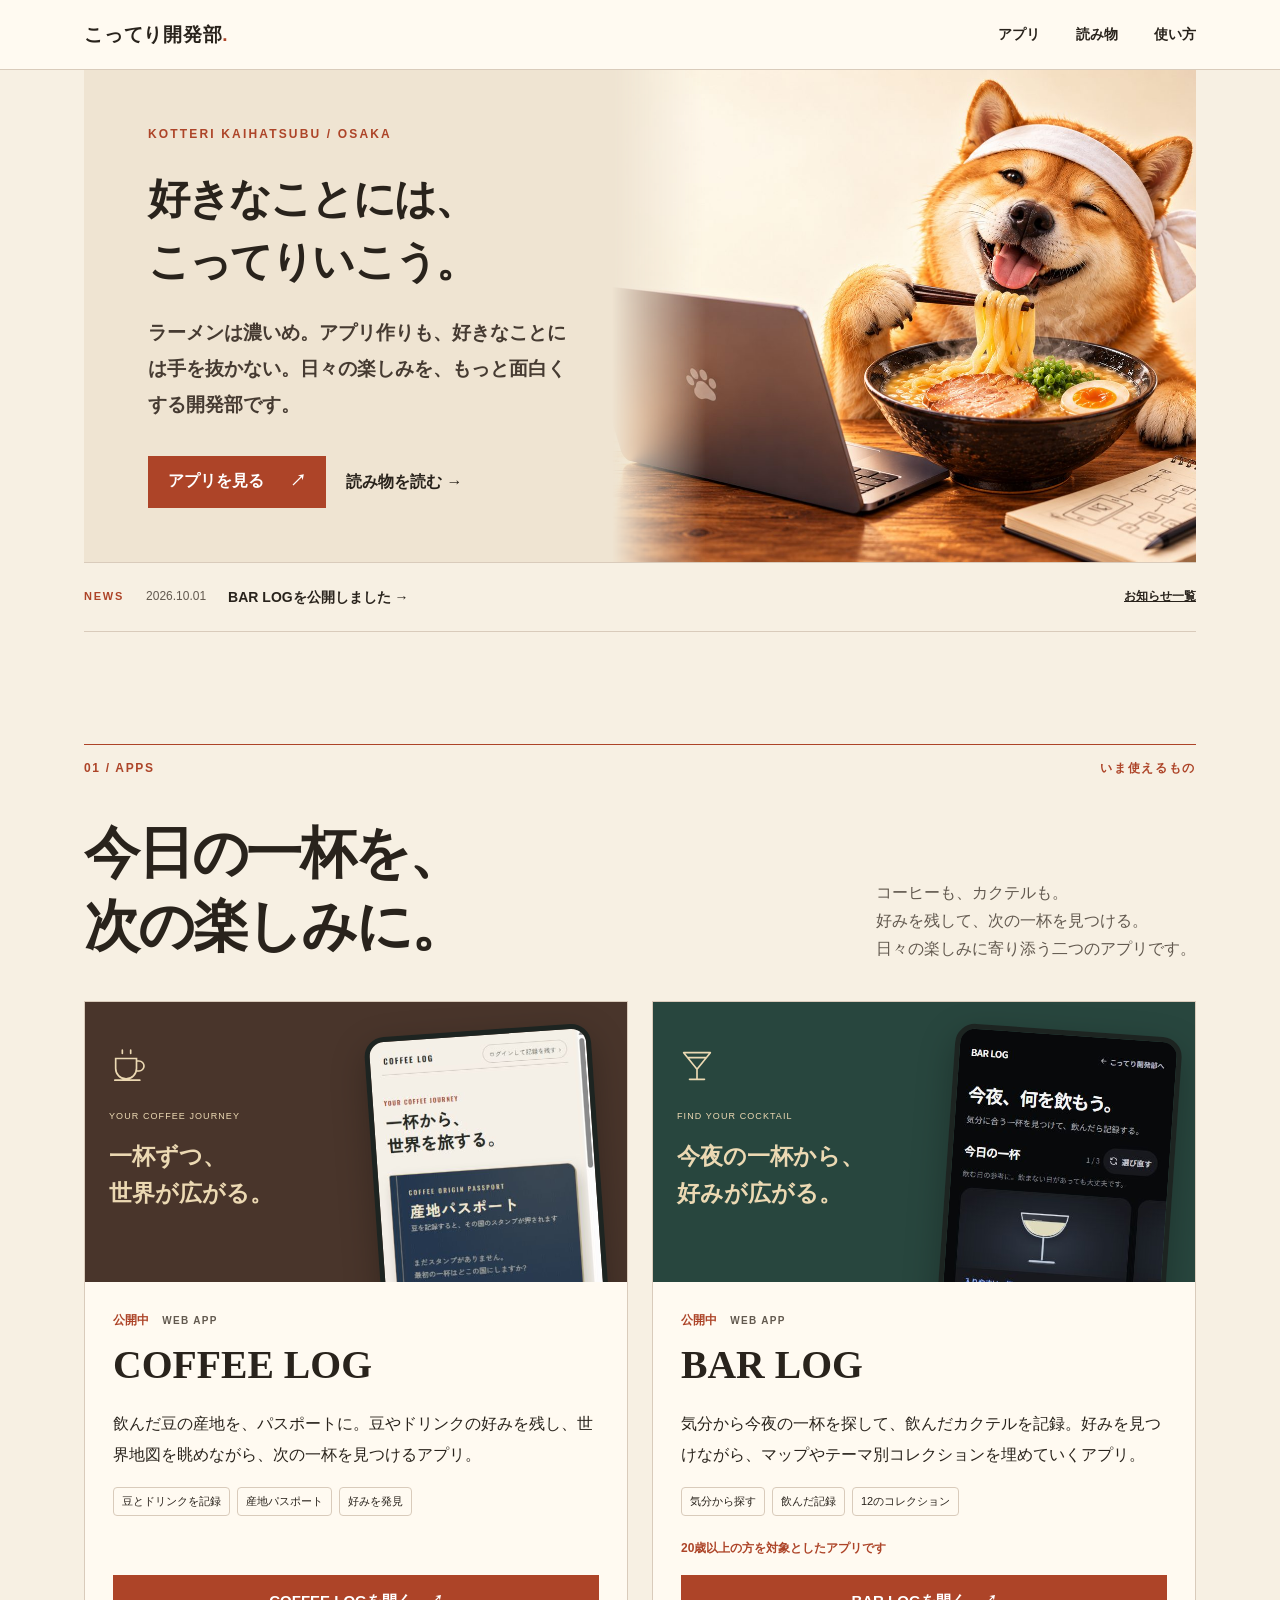
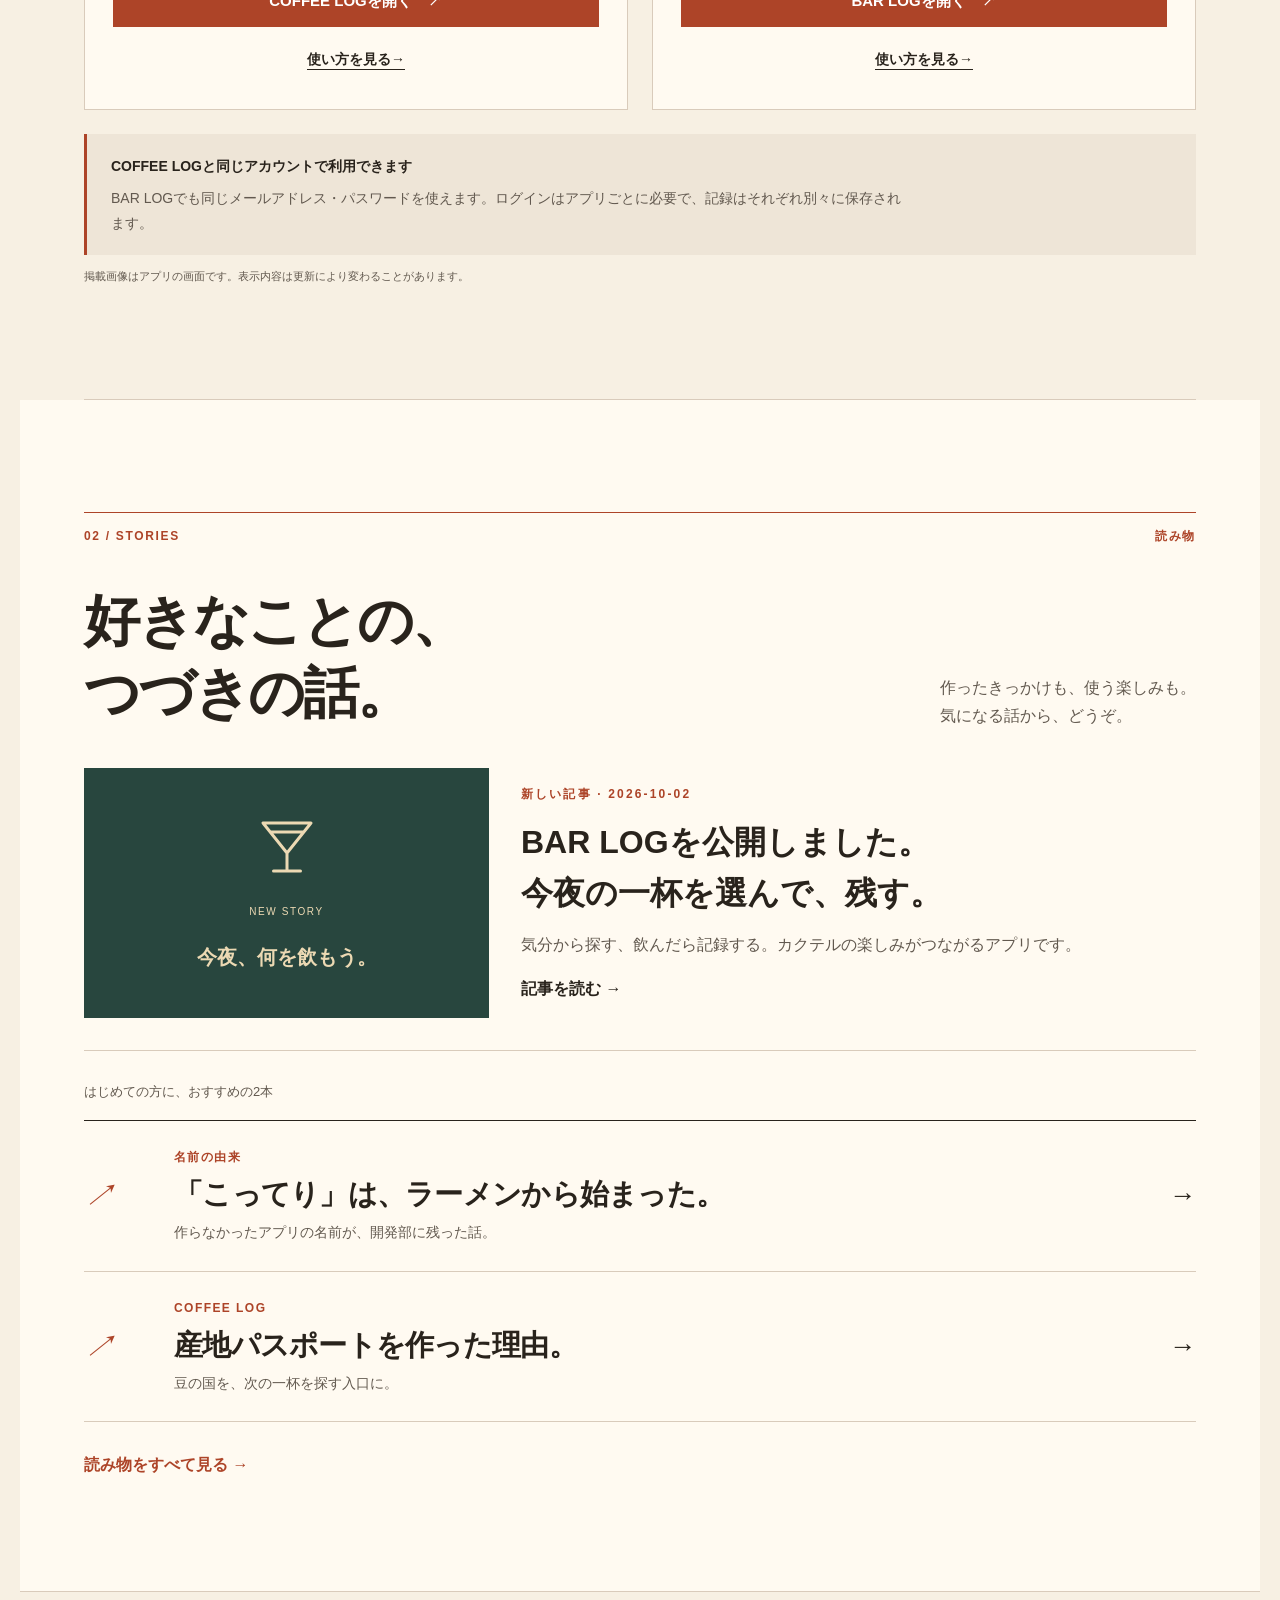
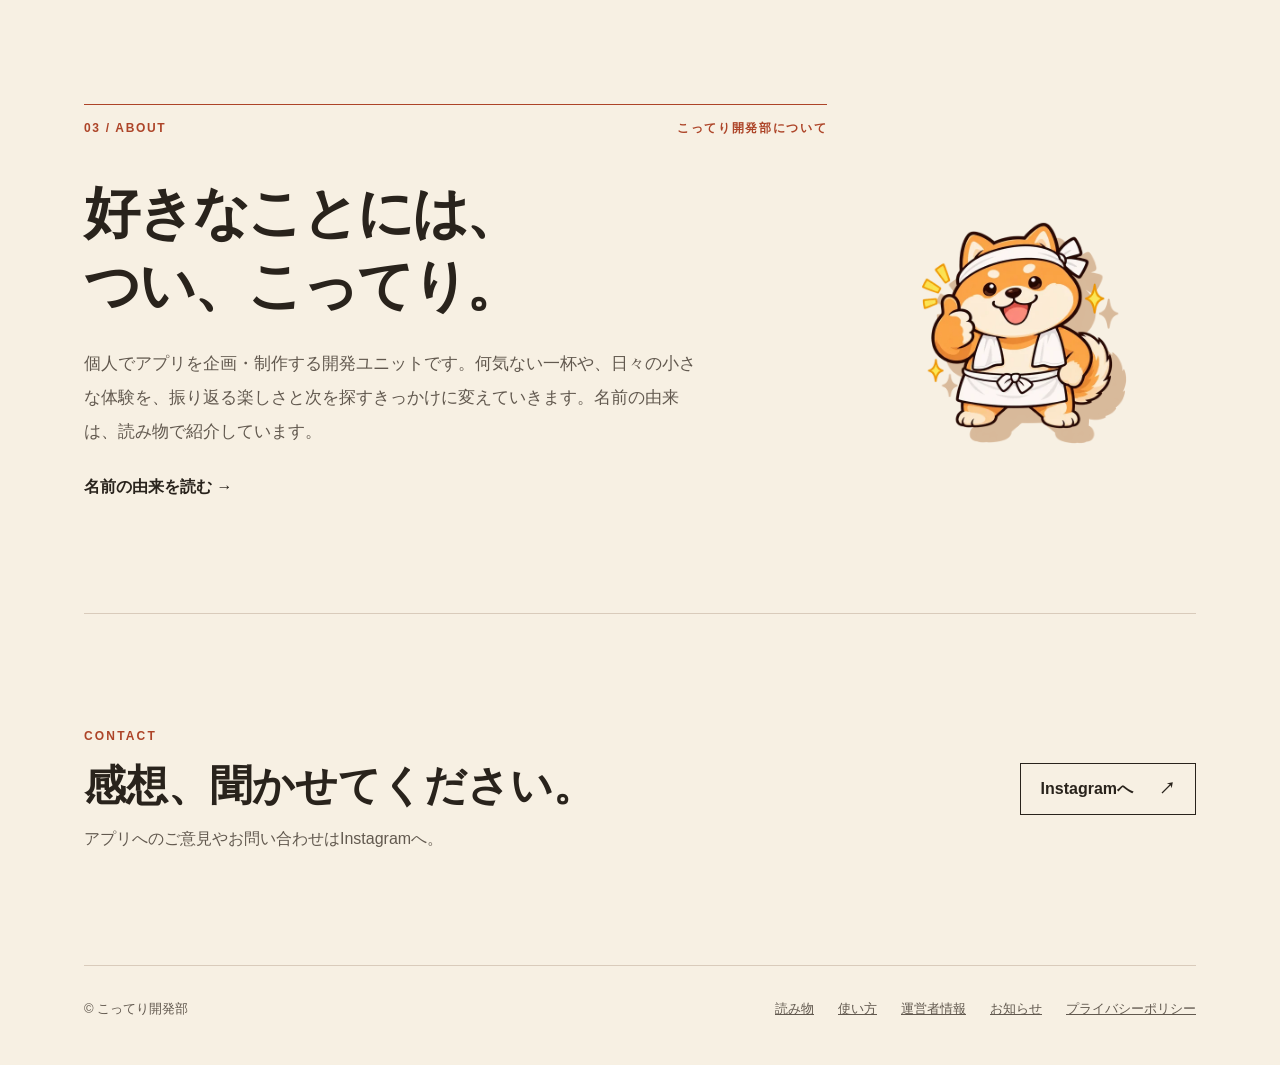
<file: index.html>
<!doctype html>
<html lang="ja"><head>
<meta charset="utf-8"><meta name="viewport" content="width=device-width, initial-scale=1">
<meta name="google-adsense-account" content="ca-pub-4960959858706803">
<meta name="description" content="こってり開発部は、個人で開発しているソフトウェア開発ユニットです。コーヒーの産地を集める「COFFEE LOG」と、カクテルを探して記録する「BAR LOG」を公開しています。">
<meta name="theme-color" content="#f7f0e3"><link rel="canonical" href="https://kotteri-apps.com/">
<link rel="icon" href="/favicon.svg" type="image/svg+xml"><link rel="icon" href="/favicon.ico" sizes="any"><link rel="apple-touch-icon" href="/apple-touch-icon.png">
<meta property="og:type" content="website"><meta property="og:site_name" content="こってり開発部"><meta property="og:title" content="こってり開発部"><meta property="og:description" content="こってり開発部は、個人で開発しているソフトウェア開発ユニットです。コーヒーの産地を集める「COFFEE LOG」と、カクテルを探して記録する「BAR LOG」を公開しています。"><meta property="og:image" content="https://kotteri-apps.com/og.jpg"><meta property="og:url" content="https://kotteri-apps.com/"><meta name="twitter:card" content="summary_large_image">
<title>こってり開発部 | 日々の楽しみを、続けたくなる形に。</title><link rel="stylesheet" href="/site.css">

<link rel="stylesheet" href="/refresh.css">
<script src="/ads.js" defer></script>
</head>
<body>
<header><div class="header-inner"><a class="wordmark" href="/">こってり開発部<span class="wordmark-dot">.</span></a><nav aria-label="主なリンク"><a href="/#apps">アプリ</a><a href="/stories.html">読み物</a><a href="/guides.html">使い方</a></nav></div></header>
<main>
<section class="hero" aria-labelledby="hero-title"><div class="hero-copy"><p class="eyebrow">KOTTERI KAIHATSUBU / OSAKA</p><h1 id="hero-title"><span>好きなことには、</span><span>こってりいこう。</span></h1><p class="hero-lead">ラーメンは濃いめ。アプリ作りも、好きなことには手を抜かない。日々の楽しみを、もっと面白くする開発部です。</p><div class="hero-actions"><a class="button button-primary" href="#apps">アプリを見る <span aria-hidden="true">↗</span></a><a class="text-link" href="/stories.html">読み物を読む <span aria-hidden="true">→</span></a></div></div><img class="hero-photo" src="/hero-shiba-ramen.jpg" width="1448" height="1086" alt="ラーメンとパソコンを前にした柴犬" fetchpriority="high" decoding="async"></section>
<aside class="latest-news"><span>NEWS</span><time datetime="2026-10-01">2026.10.01</time><a href="/bar-log-launch.html">BAR LOGを公開しました <span aria-hidden="true">→</span></a><a class="all-news" href="/updates.html">お知らせ一覧</a></aside>
<section class="app-section" id="apps"><div class="section-kicker"><span>01 / APPS</span><span>いま使えるもの</span></div><div class="section-title"><h2><span>今日の一杯を、</span><span>次の楽しみに。</span></h2><p>コーヒーも、カクテルも。<br>好みを残して、次の一杯を見つける。<br>日々の楽しみに寄り添う二つのアプリです。</p></div><div class="products"><article class="product-card coffee-card" aria-labelledby="coffee-title"><div class="product-visual"><div class="product-caption"><svg viewBox="0 0 48 48" width="40" height="40" fill="none" aria-hidden="true"><path d="M8 15h25v12a12 12 0 0 1-25 0V15Zm25 3h3a6 6 0 0 1 0 12h-3M7 41h30M16 5v4m10-4v4" stroke="currentColor" stroke-width="2" stroke-linecap="round"/></svg><span>YOUR COFFEE JOURNEY</span><strong>一杯ずつ、<br>世界が広がる。</strong></div><img src="/coffee-screen.png" width="375" height="590" alt="COFFEE LOGの産地パスポートの画面" loading="lazy"></div><div class="product-body"><p class="availability">公開中 <span>WEB APP</span></p><h3 id="coffee-title">COFFEE LOG</h3><p class="product-description">飲んだ豆の産地を、パスポートに。豆やドリンクの好みを残し、世界地図を眺めながら、次の一杯を見つけるアプリ。</p><ul class="feature-tags"><li>豆とドリンクを記録</li><li>産地パスポート</li><li>好みを発見</li></ul><div class="product-actions"><a class="button button-primary" href="https://coffee.kotteri-apps.com/">COFFEE LOGを開く <span aria-hidden="true">↗</span></a><a class="guide-link" href="/coffee-log-guide.html">使い方を見る <span aria-hidden="true">→</span></a></div></div></article><article class="product-card bar-card" aria-labelledby="bar-title"><div class="product-visual"><div class="product-caption"><svg viewBox="0 0 48 48" width="40" height="40" fill="none" aria-hidden="true"><path d="M8 8h32L24 28 8 8Zm16 20v12m-9 0h18M13 14h22" stroke="currentColor" stroke-width="2" stroke-linejoin="round" stroke-linecap="round"/></svg><span>FIND YOUR COCKTAIL</span><strong>今夜の一杯から、<br>好みが広がる。</strong></div><img src="/bar-screen.png" width="375" height="590" alt="BAR LOGの今日の一杯の画面" loading="lazy"></div><div class="product-body"><p class="availability">公開中 <span>WEB APP</span></p><h3 id="bar-title">BAR LOG</h3><p class="product-description">気分から今夜の一杯を探して、飲んだカクテルを記録。好みを見つけながら、マップやテーマ別コレクションを埋めていくアプリ。</p><ul class="feature-tags"><li>気分から探す</li><li>飲んだ記録</li><li>12のコレクション</li></ul><p class="age-note">20歳以上の方を対象としたアプリです</p><div class="product-actions"><a class="button button-primary" href="https://bar.kotteri-apps.com/">BAR LOGを開く <span aria-hidden="true">↗</span></a><a class="guide-link" href="/bar-log-guide.html">使い方を見る <span aria-hidden="true">→</span></a></div></div></article></div><aside class="account-note"><strong>COFFEE LOGと同じアカウントで利用できます</strong><p>BAR LOGでも同じメールアドレス・パスワードを使えます。ログインはアプリごとに必要で、記録はそれぞれ別々に保存されます。</p></aside><p class="screen-note">掲載画像はアプリの画面です。表示内容は更新により変わることがあります。</p><div class="ad-slot" data-ad-placement="index-below-apps"></div>
</section>
<section class="stories-section" id="stories"><div class="section-kicker"><span>02 / STORIES</span><span>読み物</span></div><div class="section-title"><h2><span>好きなことの、</span><span>つづきの話。</span></h2><p>作ったきっかけも、使う楽しみも。<br>気になる話から、どうぞ。</p></div><div class="featured-story"><div class="story-art"><svg viewBox="0 0 48 48" width="40" height="40" fill="none" aria-hidden="true"><path d="M8 8h32L24 28 8 8Zm16 20v12m-9 0h18M13 14h22" stroke="currentColor" stroke-width="2" stroke-linejoin="round" stroke-linecap="round"/></svg><span>NEW STORY</span><strong>今夜、何を飲もう。</strong></div><div><p class="eyebrow">新しい記事 · 2026-10-02</p><h3><a href="/bar-log-launch.html">BAR LOGを公開しました。今夜の一杯を選んで、残す。</a></h3><p>気分から探す、飲んだら記録する。カクテルの楽しみがつながるアプリです。</p><a class="text-link" href="/bar-log-launch.html">記事を読む →</a></div></div><p class="recommend-label">はじめての方に、おすすめの2本</p><div class="story-list"><a class="story-item" href="/about-kotteri.html"><span class="story-num">↗</span><span class="story-copy"><span class="story-type">名前の由来</span><strong>「こってり」は、ラーメンから始まった。</strong><span>作らなかったアプリの名前が、開発部に残った話。</span></span><span class="story-arrow" aria-hidden="true">→</span></a><a class="story-item" href="/passport.html"><span class="story-num">↗</span><span class="story-copy"><span class="story-type">COFFEE LOG</span><strong>産地パスポートを作った理由。</strong><span>豆の国を、次の一杯を探す入口に。</span></span><span class="story-arrow" aria-hidden="true">→</span></a></div><a class="more-link" href="/stories.html">読み物をすべて見る →</a></section>
<section class="about" id="about"><div class="about-copy"><div class="section-kicker"><span>03 / ABOUT</span><span>こってり開発部について</span></div><h2>好きなことには、<br>つい、こってり。</h2><p>個人でアプリを企画・制作する開発ユニットです。何気ない一杯や、日々の小さな体験を、振り返る楽しさと次を探すきっかけに変えていきます。名前の由来は、読み物で紹介しています。</p><a class="text-link" href="/about-kotteri.html">名前の由来を読む <span aria-hidden="true">→</span></a></div><div class="about-art"><picture><source type="image/webp" srcset="/thumbs-up-dog-600.webp"><img src="/thumbs-up-dog-600.png" alt="親指を立てるデフォルメされた柴犬" width="600" height="600" loading="lazy" decoding="async"></picture></div></section>
<section class="contact"><div><p class="eyebrow">CONTACT</p><h2>感想、聞かせてください。</h2><p>アプリへのご意見やお問い合わせはInstagramへ。</p></div><a class="button button-outline" href="https://www.instagram.com/kotteri_kaihatsubu/" target="_blank" rel="noopener noreferrer">Instagramへ <span aria-hidden="true">↗</span></a></section>
</main>
<footer><span>© こってり開発部</span><div><a href="/stories.html">読み物</a><a href="/guides.html">使い方</a><a href="/operator.html">運営者情報</a><a href="/updates.html">お知らせ</a><a href="/privacy.html">プライバシーポリシー</a></div></footer>


</body></html>
</file>
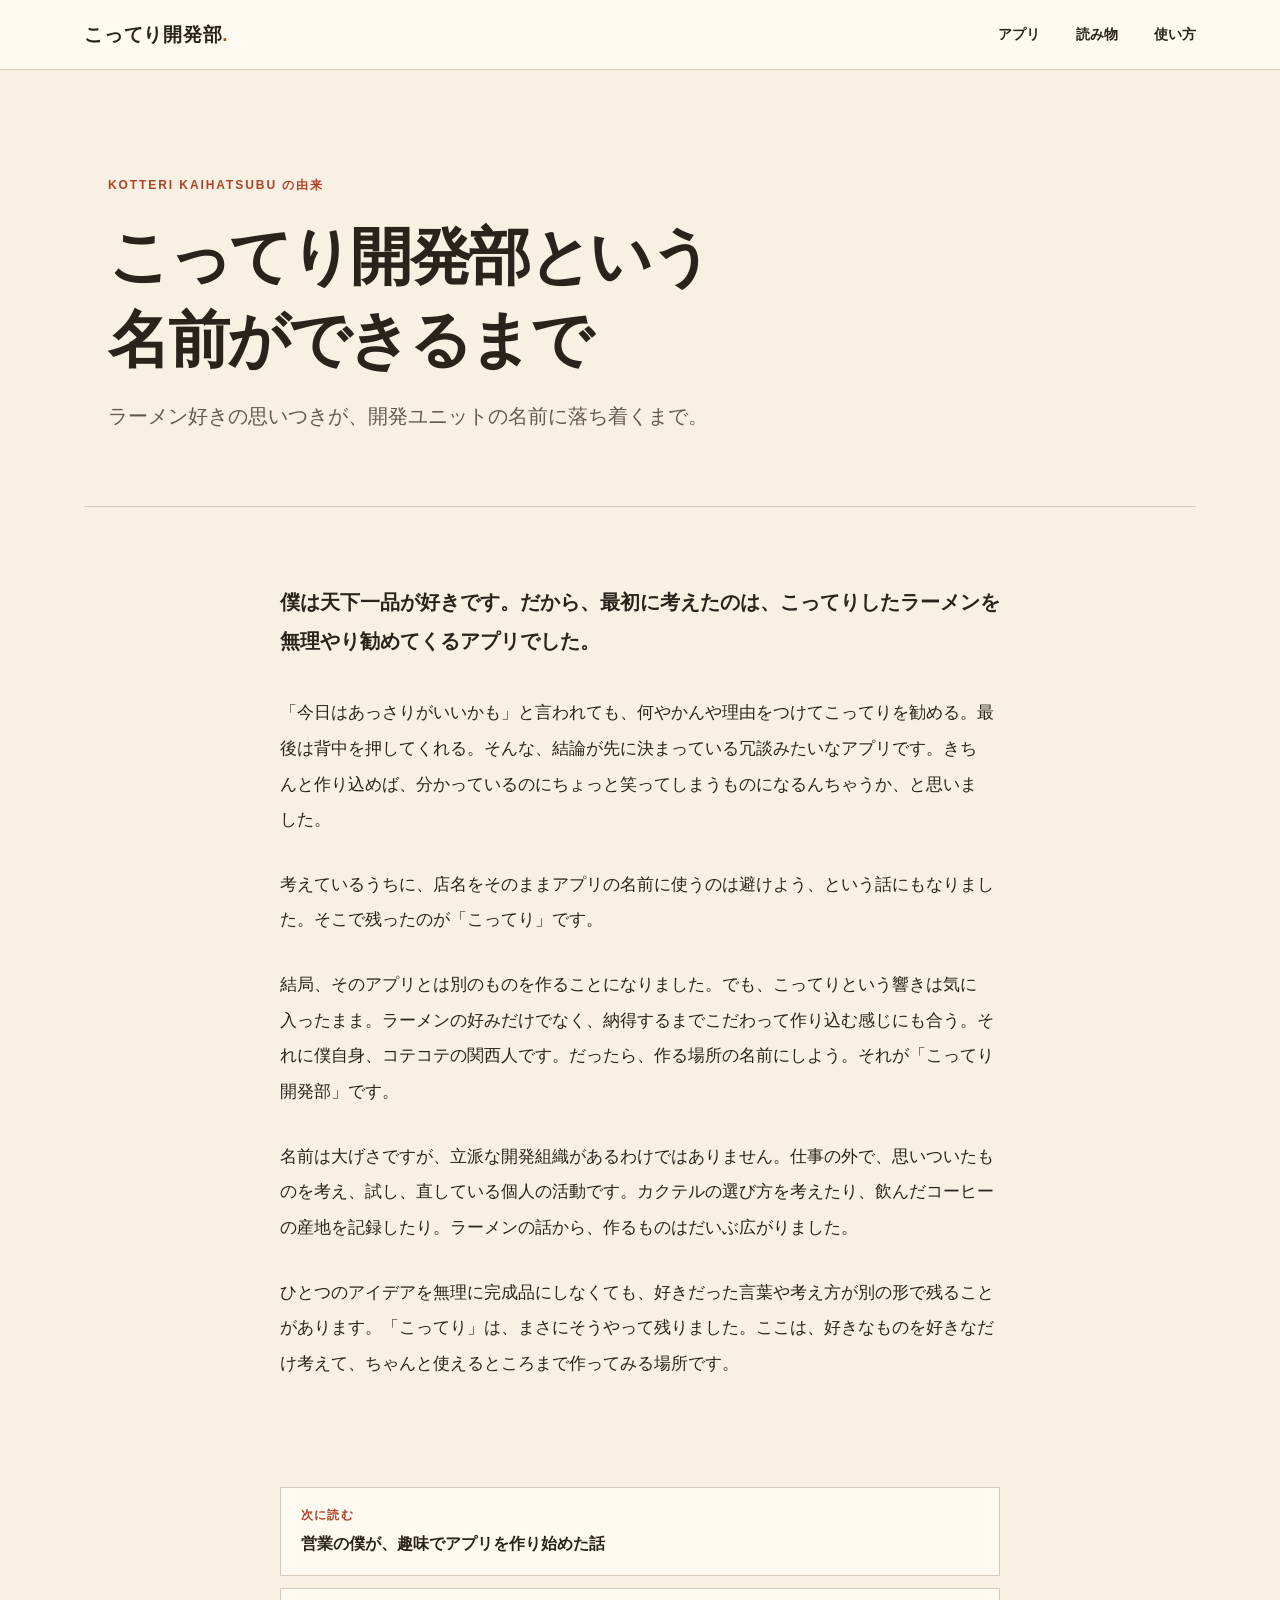
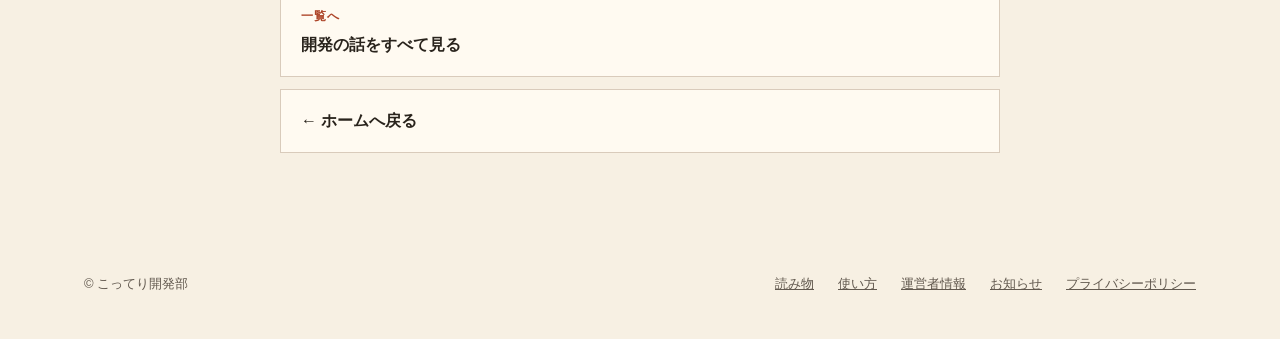
<file: about-kotteri.html>
<!doctype html>
<html lang="ja">
<head>
  <meta charset="utf-8">
  <meta name="viewport" content="width=device-width, initial-scale=1">
  <meta name="google-adsense-account" content="ca-pub-4960959858706803">
  <meta name="description" content="「こってり開発部」という名前に込めた由来と、個人でアプリを作っているこの場所についての話です。">
  <meta name="theme-color" content="#e84924">
  <link rel="canonical" href="https://kotteri-apps.com/about-kotteri.html">
  <link rel="icon" href="/favicon.svg" type="image/svg+xml">
  <link rel="icon" href="/favicon.ico" sizes="any">
  <link rel="apple-touch-icon" href="/apple-touch-icon.png">
  <meta property="og:type" content="website">
  <meta property="og:site_name" content="こってり開発部">
  <meta property="og:title" content="こってり開発部という名前ができるまで">
  <meta property="og:description" content="「こってり開発部」という名前に込めた由来と、個人でアプリを作っているこの場所についての話です。">
  <meta property="og:image" content="https://kotteri-apps.com/og.jpg">
  <meta property="og:url" content="https://kotteri-apps.com/about-kotteri.html">
  <meta name="twitter:card" content="summary_large_image">
  <title>こってり開発部という名前ができるまで | こってり開発部</title>
  <link rel="stylesheet" href="/site.css">
<link rel="stylesheet" href="/refresh.css">
<script src="/ads.js" defer></script>
</head>
<body>
  <header><div class="header-inner"><a class="wordmark" href="/">こってり開発部<span class="wordmark-dot">.</span></a><nav aria-label="主なリンク"><a href="/#apps">アプリ</a><a href="/stories.html">読み物</a><a href="/guides.html">使い方</a></nav></div></header>
  <main>
    <div class="article-hero"><div class="eyebrow">KOTTERI KAIHATSUBU の由来</div><h1>こってり開発部という<br>名前ができるまで</h1><p class="lead">ラーメン好きの思いつきが、開発ユニットの名前に落ち着くまで。</p></div>
    <article class="article-body">
      <p>僕は天下一品が好きです。だから、最初に考えたのは、こってりしたラーメンを無理やり勧めてくるアプリでした。</p>
      <p>「今日はあっさりがいいかも」と言われても、何やかんや理由をつけてこってりを勧める。最後は背中を押してくれる。そんな、結論が先に決まっている冗談みたいなアプリです。きちんと作り込めば、分かっているのにちょっと笑ってしまうものになるんちゃうか、と思いました。</p>
      <p>考えているうちに、店名をそのままアプリの名前に使うのは避けよう、という話にもなりました。そこで残ったのが「こってり」です。</p>
      <p>結局、そのアプリとは別のものを作ることになりました。でも、こってりという響きは気に入ったまま。ラーメンの好みだけでなく、納得するまでこだわって作り込む感じにも合う。それに僕自身、コテコテの関西人です。だったら、作る場所の名前にしよう。それが「こってり開発部」です。</p>
      <p>名前は大げさですが、立派な開発組織があるわけではありません。仕事の外で、思いついたものを考え、試し、直している個人の活動です。カクテルの選び方を考えたり、飲んだコーヒーの産地を記録したり。ラーメンの話から、作るものはだいぶ広がりました。</p>
      <p>ひとつのアイデアを無理に完成品にしなくても、好きだった言葉や考え方が別の形で残ることがあります。「こってり」は、まさにそうやって残りました。ここは、好きなものを好きなだけ考えて、ちゃんと使えるところまで作ってみる場所です。</p>
    </article><div class="ad-slot" data-ad-placement="about-kotteri-article-end"></div>
    <div class="article-nav">
      <a href="/story-start.html"><small>次に読む</small>営業の僕が、趣味でアプリを作り始めた話</a>
      <a href="/stories.html"><small>一覧へ</small>開発の話をすべて見る</a><a href="/">← ホームへ戻る</a>
    </div>
  </main>
  <footer><span>© こってり開発部</span><div><a href="/stories.html">読み物</a><a href="/guides.html">使い方</a><a href="/operator.html">運営者情報</a><a href="/updates.html">お知らせ</a><a href="/privacy.html">プライバシーポリシー</a></div></footer>
  
</body>
</html>
</file>
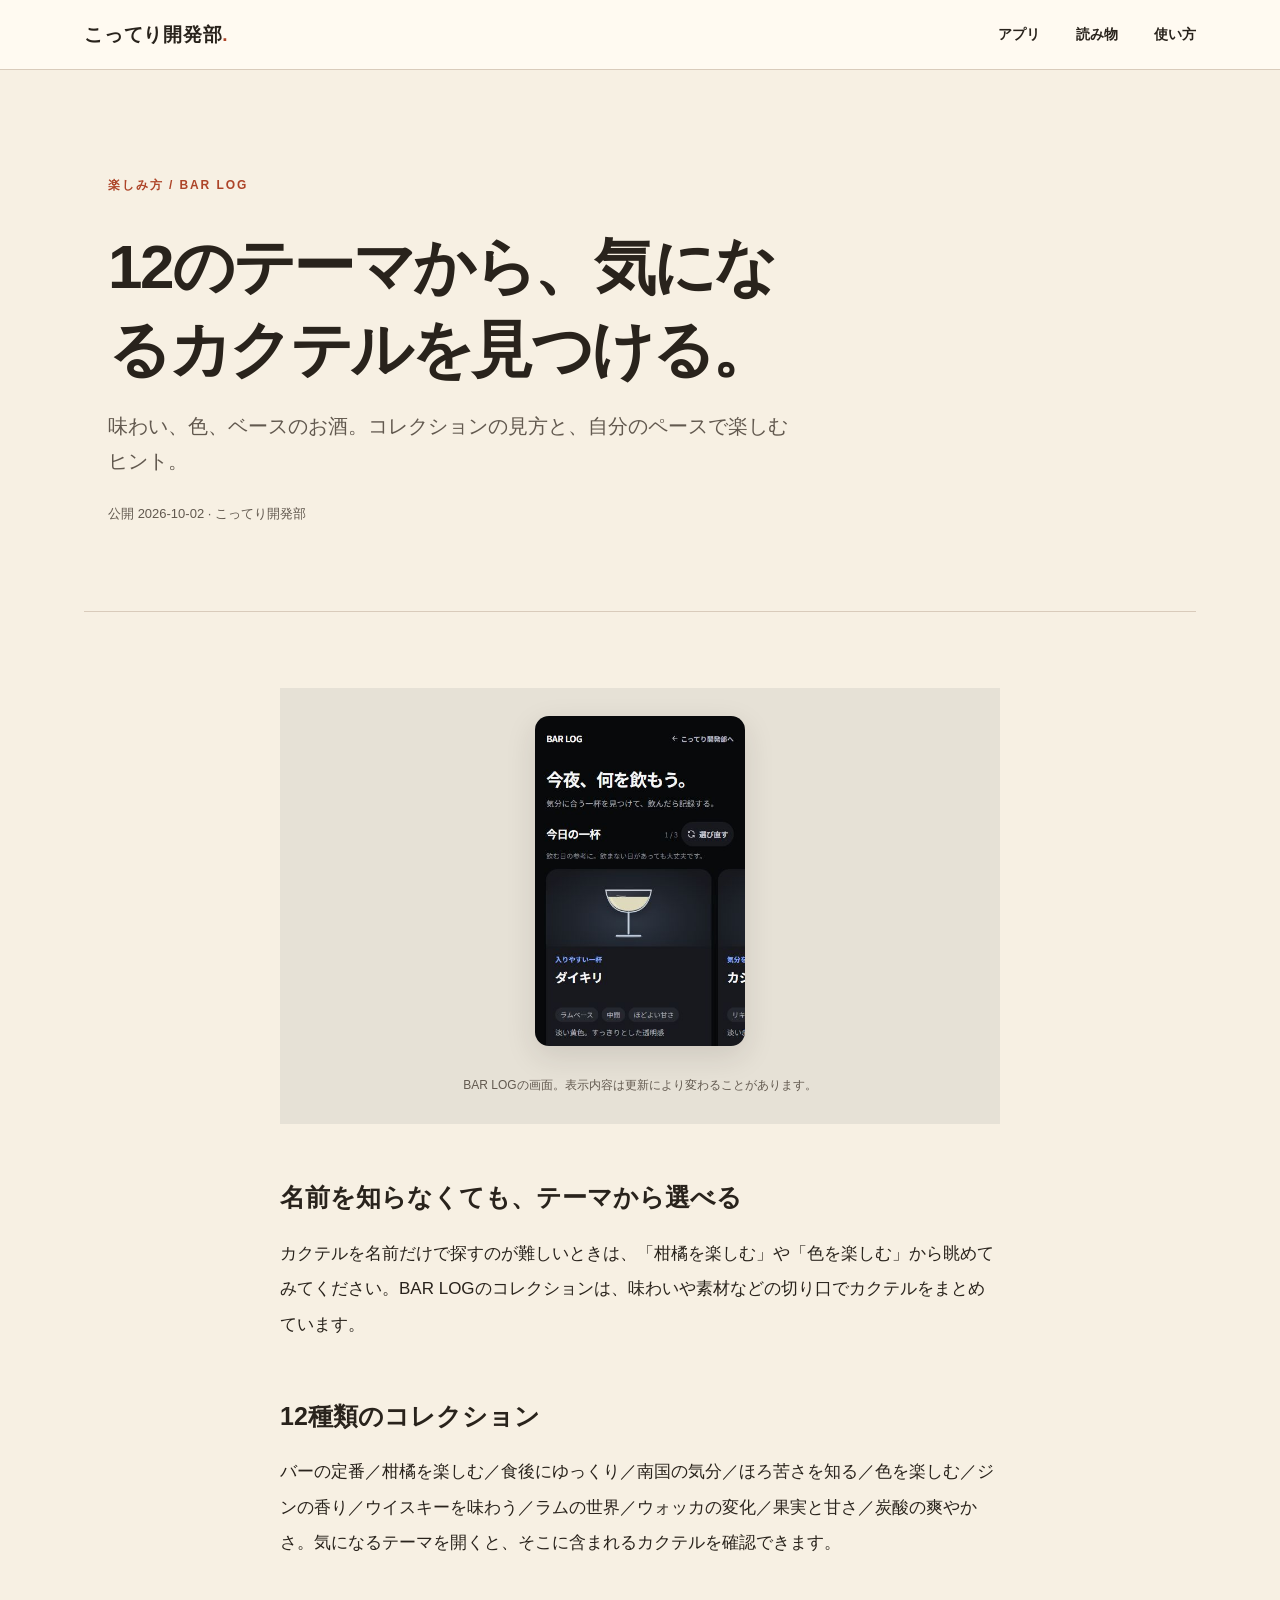
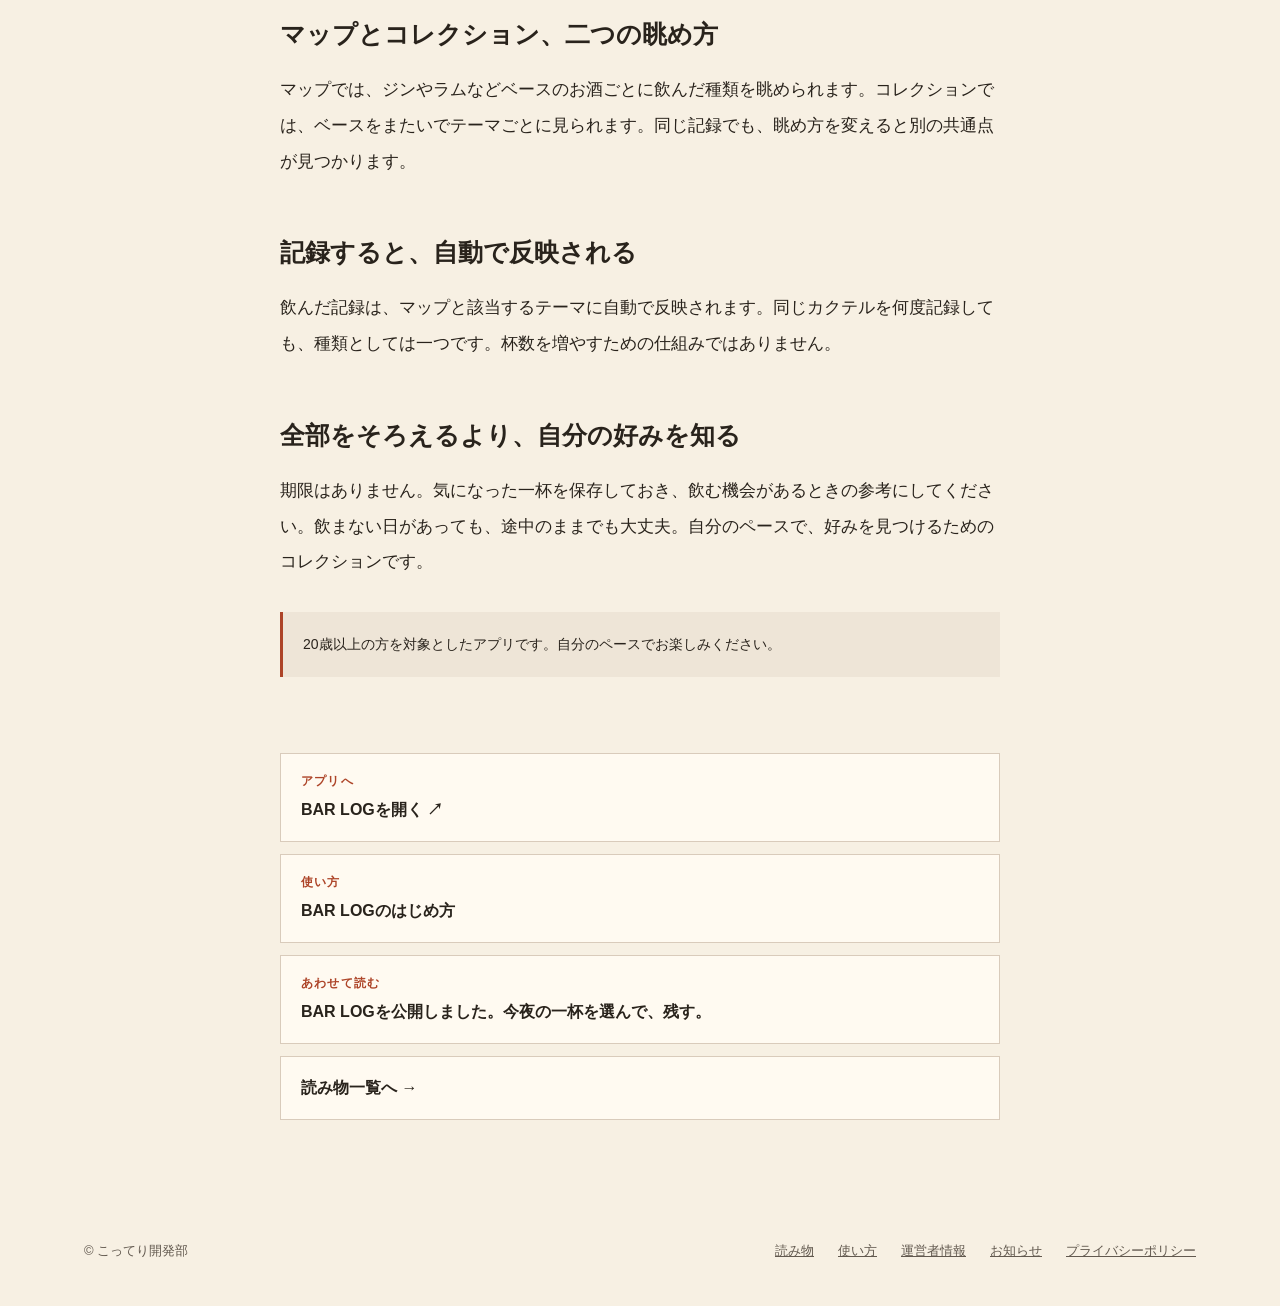
<file: bar-log-collections.html>
<!doctype html>
<html lang="ja"><head><meta charset="utf-8"><meta name="viewport" content="width=device-width,initial-scale=1"><meta name="google-adsense-account" content="ca-pub-4960959858706803"><meta name="theme-color" content="#f7f0e3"><title>12のテーマから、気になるカクテルを見つける。 | こってり開発部</title><meta name="description" content="味わい、色、ベースのお酒。コレクションの見方と、自分のペースで楽しむヒント。"><link rel="canonical" href="https://kotteri-apps.com/bar-log-collections.html"><link rel="icon" href="/favicon.svg" type="image/svg+xml"><meta property="og:type" content="article"><meta property="og:title" content="12のテーマから、気になるカクテルを見つける。"><meta property="og:description" content="味わい、色、ベースのお酒。コレクションの見方と、自分のペースで楽しむヒント。"><meta property="og:url" content="https://kotteri-apps.com/bar-log-collections.html"><meta property="og:image" content="https://kotteri-apps.com/og.jpg"><meta name="twitter:card" content="summary_large_image"><link rel="stylesheet" href="/site.css"><link rel="stylesheet" href="/refresh.css"><script src="/ads.js" defer></script>
</head><body><header><div class="header-inner"><a class="wordmark" href="/">こってり開発部<span class="wordmark-dot">.</span></a><nav aria-label="主なリンク"><a href="/#apps">アプリ</a><a href="/stories.html">読み物</a><a href="/guides.html">使い方</a></nav></div></header><main><div class="article-hero"><p class="eyebrow">楽しみ方 / BAR LOG</p><h1>12のテーマから、気になるカクテルを見つける。</h1><p class="lead">味わい、色、ベースのお酒。コレクションの見方と、自分のペースで楽しむヒント。</p><p class="article-date">公開 <time datetime="2026-10-02">2026-10-02</time> · こってり開発部</p></div><article class="article-body"><figure class="article-figure"><img src="/bar-screen.png" alt="BAR LOGの今日の一杯の画面" width="375" height="590"><figcaption>BAR LOGの画面。表示内容は更新により変わることがあります。</figcaption></figure><h2>名前を知らなくても、テーマから選べる</h2><p>カクテルを名前だけで探すのが難しいときは、「柑橘を楽しむ」や「色を楽しむ」から眺めてみてください。BAR LOGのコレクションは、味わいや素材などの切り口でカクテルをまとめています。</p>
<h2>12種類のコレクション</h2><p>バーの定番／柑橘を楽しむ／食後にゆっくり／南国の気分／ほろ苦さを知る／色を楽しむ／ジンの香り／ウイスキーを味わう／ラムの世界／ウォッカの変化／果実と甘さ／炭酸の爽やかさ。気になるテーマを開くと、そこに含まれるカクテルを確認できます。</p>
<h2>マップとコレクション、二つの眺め方</h2><p>マップでは、ジンやラムなどベースのお酒ごとに飲んだ種類を眺められます。コレクションでは、ベースをまたいでテーマごとに見られます。同じ記録でも、眺め方を変えると別の共通点が見つかります。</p>
<h2>記録すると、自動で反映される</h2><p>飲んだ記録は、マップと該当するテーマに自動で反映されます。同じカクテルを何度記録しても、種類としては一つです。杯数を増やすための仕組みではありません。</p>
<h2>全部をそろえるより、自分の好みを知る</h2><p>期限はありません。気になった一杯を保存しておき、飲む機会があるときの参考にしてください。飲まない日があっても、途中のままでも大丈夫。自分のペースで、好みを見つけるためのコレクションです。</p><aside class="reading-note">20歳以上の方を対象としたアプリです。自分のペースでお楽しみください。</aside></article><div class="ad-slot" data-ad-placement="bar-log-collections-article-end"></div><div class="article-nav"><a href="https://bar.kotteri-apps.com/"><small>アプリへ</small>BAR LOGを開く ↗</a><a href="/bar-log-guide.html"><small>使い方</small>BAR LOGのはじめ方</a><a href="/bar-log-launch.html"><small>あわせて読む</small>BAR LOGを公開しました。今夜の一杯を選んで、残す。</a><a href="/stories.html">読み物一覧へ →</a></div></main><footer><span>© こってり開発部</span><div><a href="/stories.html">読み物</a><a href="/guides.html">使い方</a><a href="/operator.html">運営者情報</a><a href="/updates.html">お知らせ</a><a href="/privacy.html">プライバシーポリシー</a></div></footer></body></html>
</file>
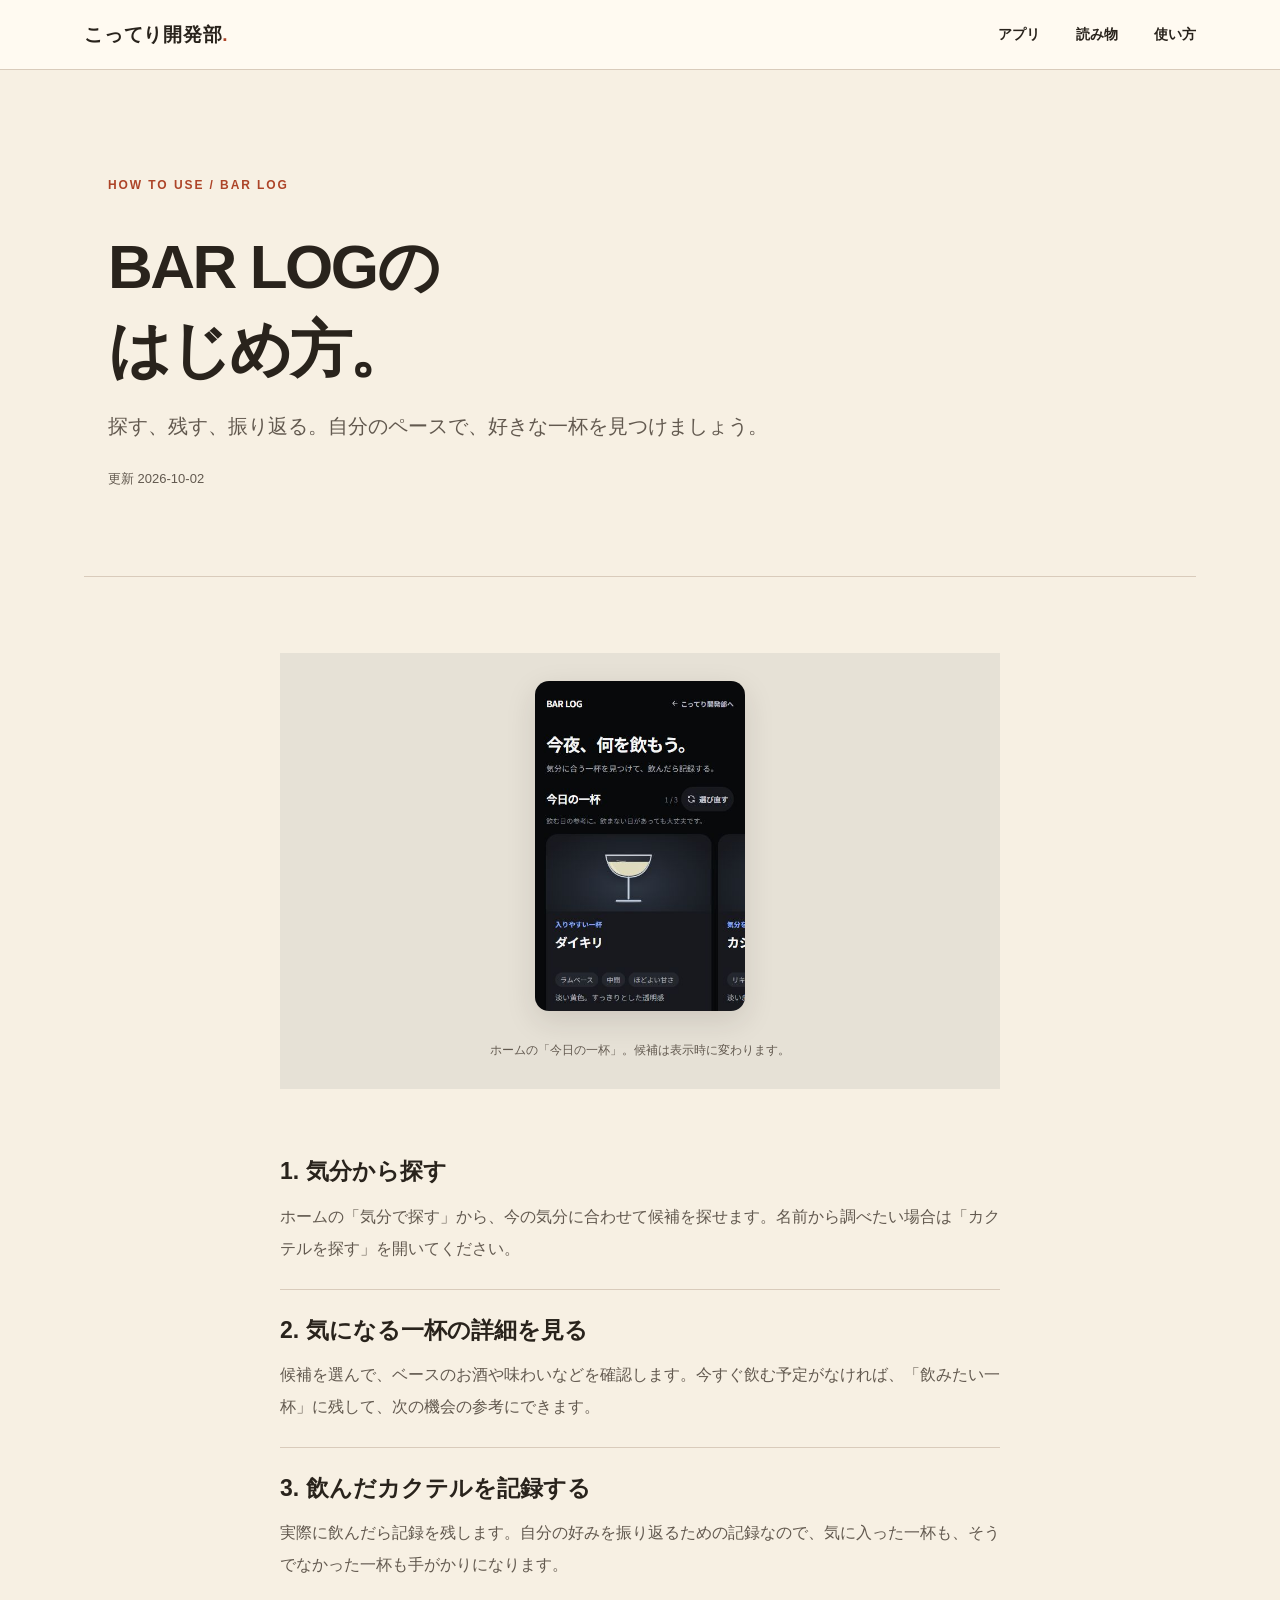
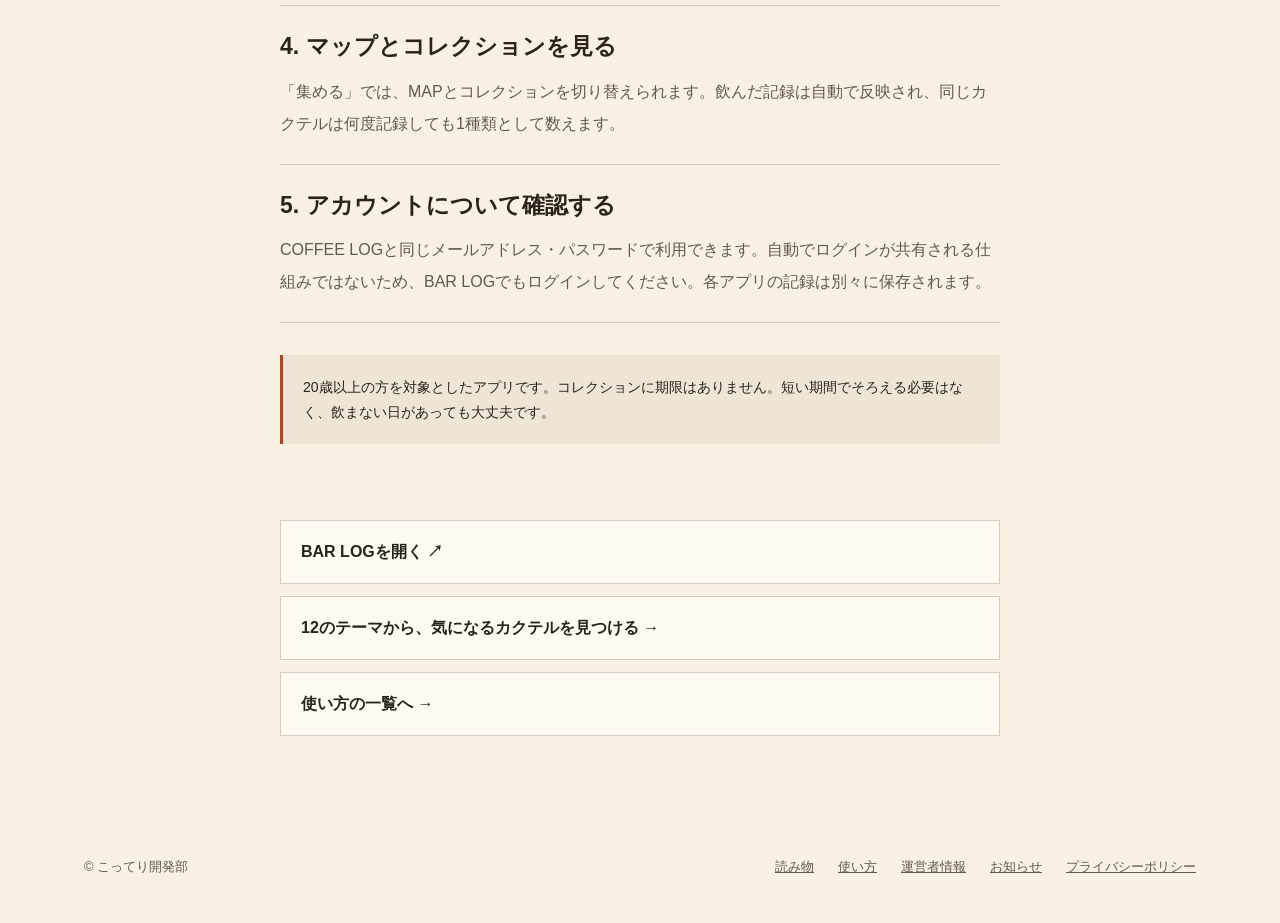
<file: bar-log-guide.html>
<!doctype html>
<html lang="ja"><head><meta charset="utf-8"><meta name="viewport" content="width=device-width,initial-scale=1"><meta name="google-adsense-account" content="ca-pub-4960959858706803"><meta name="theme-color" content="#f7f0e3"><title>BAR LOGのはじめ方 | こってり開発部</title><meta name="description" content="気分で探す、飲みたい一杯を残す、飲んだ記録とコレクションを楽しむ。"><link rel="canonical" href="https://kotteri-apps.com/bar-log-guide.html"><link rel="icon" href="/favicon.svg" type="image/svg+xml"><meta property="og:type" content="website"><meta property="og:title" content="BAR LOGのはじめ方"><meta property="og:description" content="気分で探す、飲みたい一杯を残す、飲んだ記録とコレクションを楽しむ。"><meta property="og:url" content="https://kotteri-apps.com/bar-log-guide.html"><meta property="og:image" content="https://kotteri-apps.com/og.jpg"><meta name="twitter:card" content="summary_large_image"><link rel="stylesheet" href="/site.css"><link rel="stylesheet" href="/refresh.css"><script src="/ads.js" defer></script>
</head><body><header><div class="header-inner"><a class="wordmark" href="/">こってり開発部<span class="wordmark-dot">.</span></a><nav aria-label="主なリンク"><a href="/#apps">アプリ</a><a href="/stories.html">読み物</a><a href="/guides.html">使い方</a></nav></div></header><main><div class="article-hero"><p class="eyebrow">HOW TO USE / BAR LOG</p><h1>BAR LOGの<br>はじめ方。</h1><p class="lead">探す、残す、振り返る。自分のペースで、好きな一杯を見つけましょう。</p><p class="article-date">更新 2026-10-02</p></div><article class="article-body"><figure class="article-figure"><img src="/bar-screen.png" width="375" height="590" alt="BAR LOGのホーム画面"><figcaption>ホームの「今日の一杯」。候補は表示時に変わります。</figcaption></figure><div class="guide-step"><h2>1. 気分から探す</h2><p>ホームの「気分で探す」から、今の気分に合わせて候補を探せます。名前から調べたい場合は「カクテルを探す」を開いてください。</p></div><div class="guide-step"><h2>2. 気になる一杯の詳細を見る</h2><p>候補を選んで、ベースのお酒や味わいなどを確認します。今すぐ飲む予定がなければ、「飲みたい一杯」に残して、次の機会の参考にできます。</p></div><div class="guide-step"><h2>3. 飲んだカクテルを記録する</h2><p>実際に飲んだら記録を残します。自分の好みを振り返るための記録なので、気に入った一杯も、そうでなかった一杯も手がかりになります。</p></div><div class="guide-step"><h2>4. マップとコレクションを見る</h2><p>「集める」では、MAPとコレクションを切り替えられます。飲んだ記録は自動で反映され、同じカクテルは何度記録しても1種類として数えます。</p></div><div class="guide-step"><h2>5. アカウントについて確認する</h2><p>COFFEE LOGと同じメールアドレス・パスワードで利用できます。自動でログインが共有される仕組みではないため、BAR LOGでもログインしてください。各アプリの記録は別々に保存されます。</p></div><aside class="reading-note">20歳以上の方を対象としたアプリです。コレクションに期限はありません。短い期間でそろえる必要はなく、飲まない日があっても大丈夫です。</aside></article><div class="article-nav"><a href="https://bar.kotteri-apps.com/">BAR LOGを開く ↗</a><a href="/bar-log-collections.html">12のテーマから、気になるカクテルを見つける →</a><a href="/guides.html">使い方の一覧へ →</a></div><div class="ad-slot" data-ad-placement="bar-log-guide-bottom"></div></main><footer><span>© こってり開発部</span><div><a href="/stories.html">読み物</a><a href="/guides.html">使い方</a><a href="/operator.html">運営者情報</a><a href="/updates.html">お知らせ</a><a href="/privacy.html">プライバシーポリシー</a></div></footer></body></html>
</file>
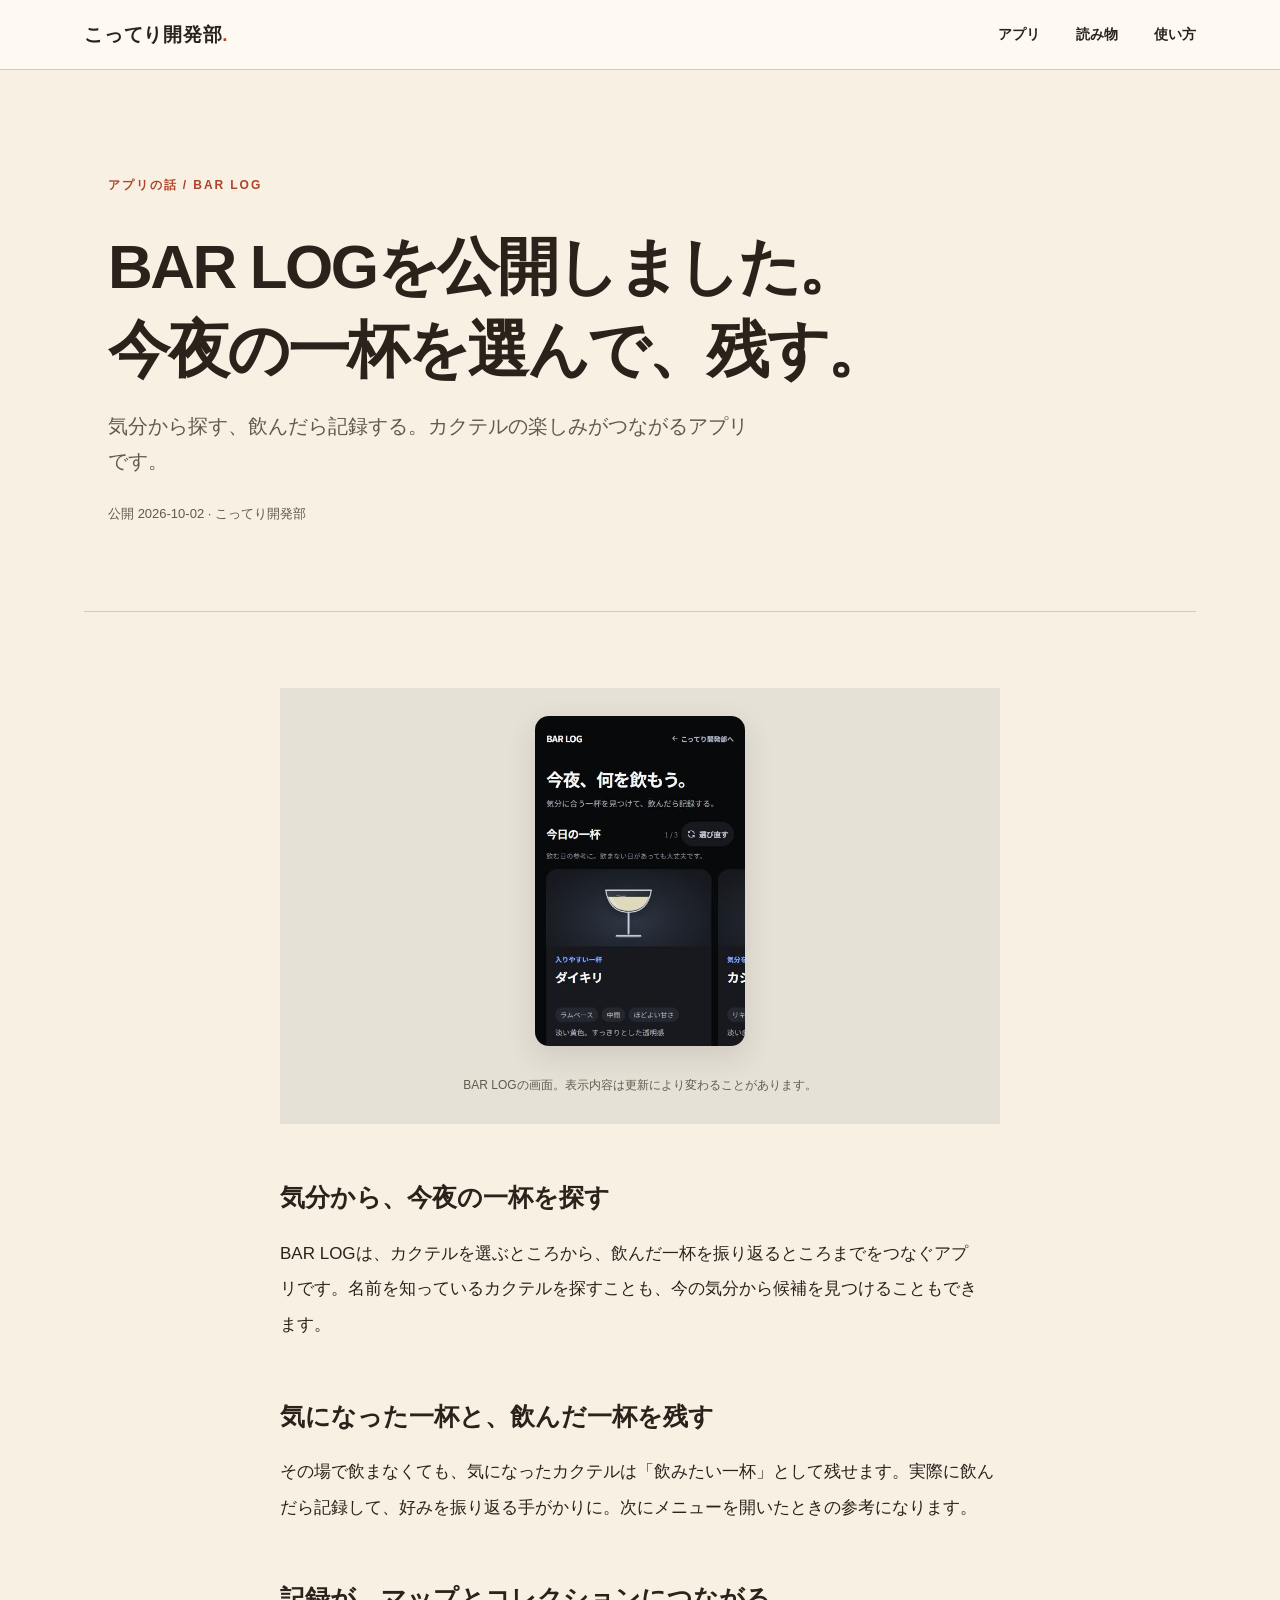
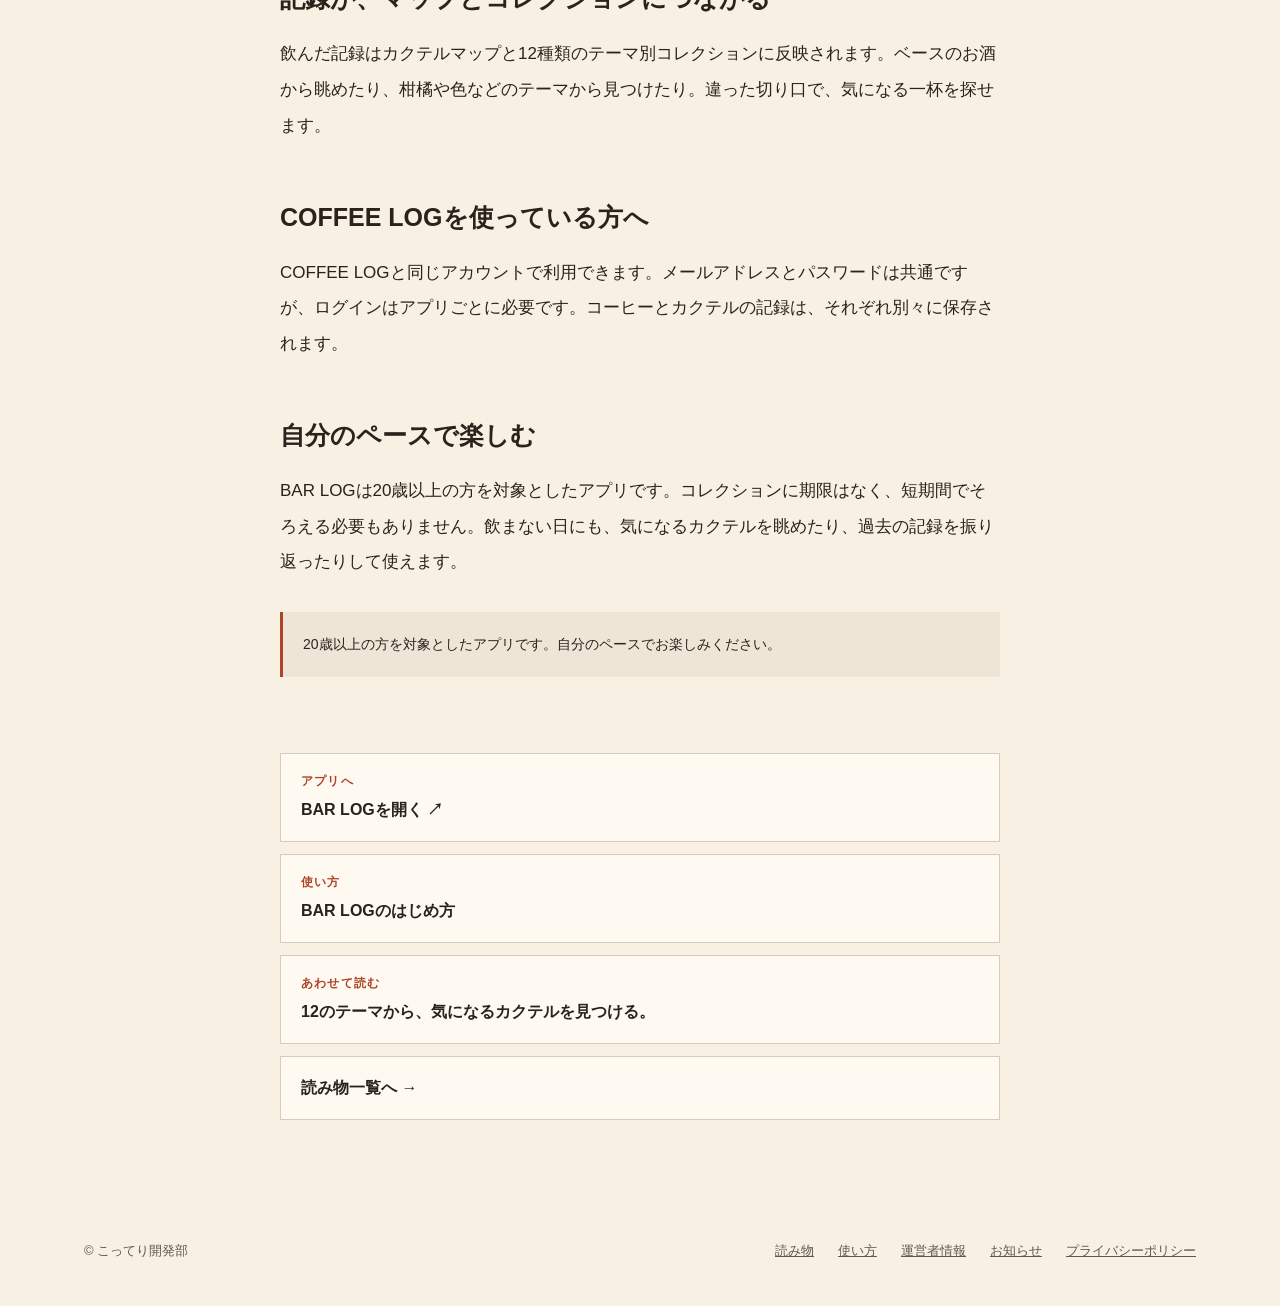
<file: bar-log-launch.html>
<!doctype html>
<html lang="ja"><head><meta charset="utf-8"><meta name="viewport" content="width=device-width,initial-scale=1"><meta name="google-adsense-account" content="ca-pub-4960959858706803"><meta name="theme-color" content="#f7f0e3"><title>BAR LOGを公開しました。今夜の一杯を選んで、残す。 | こってり開発部</title><meta name="description" content="気分から探す、飲んだら記録する。カクテルの楽しみがつながるアプリです。"><link rel="canonical" href="https://kotteri-apps.com/bar-log-launch.html"><link rel="icon" href="/favicon.svg" type="image/svg+xml"><meta property="og:type" content="article"><meta property="og:title" content="BAR LOGを公開しました。今夜の一杯を選んで、残す。"><meta property="og:description" content="気分から探す、飲んだら記録する。カクテルの楽しみがつながるアプリです。"><meta property="og:url" content="https://kotteri-apps.com/bar-log-launch.html"><meta property="og:image" content="https://kotteri-apps.com/og.jpg"><meta name="twitter:card" content="summary_large_image"><link rel="stylesheet" href="/site.css"><link rel="stylesheet" href="/refresh.css"><script src="/ads.js" defer></script>
</head><body><header><div class="header-inner"><a class="wordmark" href="/">こってり開発部<span class="wordmark-dot">.</span></a><nav aria-label="主なリンク"><a href="/#apps">アプリ</a><a href="/stories.html">読み物</a><a href="/guides.html">使い方</a></nav></div></header><main><div class="article-hero"><p class="eyebrow">アプリの話 / BAR LOG</p><h1>BAR LOGを公開しました。今夜の一杯を選んで、残す。</h1><p class="lead">気分から探す、飲んだら記録する。カクテルの楽しみがつながるアプリです。</p><p class="article-date">公開 <time datetime="2026-10-02">2026-10-02</time> · こってり開発部</p></div><article class="article-body"><figure class="article-figure"><img src="/bar-screen.png" alt="BAR LOGの今日の一杯の画面" width="375" height="590"><figcaption>BAR LOGの画面。表示内容は更新により変わることがあります。</figcaption></figure><h2>気分から、今夜の一杯を探す</h2><p>BAR LOGは、カクテルを選ぶところから、飲んだ一杯を振り返るところまでをつなぐアプリです。名前を知っているカクテルを探すことも、今の気分から候補を見つけることもできます。</p>
<h2>気になった一杯と、飲んだ一杯を残す</h2><p>その場で飲まなくても、気になったカクテルは「飲みたい一杯」として残せます。実際に飲んだら記録して、好みを振り返る手がかりに。次にメニューを開いたときの参考になります。</p>
<h2>記録が、マップとコレクションにつながる</h2><p>飲んだ記録はカクテルマップと12種類のテーマ別コレクションに反映されます。ベースのお酒から眺めたり、柑橘や色などのテーマから見つけたり。違った切り口で、気になる一杯を探せます。</p>
<h2>COFFEE LOGを使っている方へ</h2><p>COFFEE LOGと同じアカウントで利用できます。メールアドレスとパスワードは共通ですが、ログインはアプリごとに必要です。コーヒーとカクテルの記録は、それぞれ別々に保存されます。</p>
<h2>自分のペースで楽しむ</h2><p>BAR LOGは20歳以上の方を対象としたアプリです。コレクションに期限はなく、短期間でそろえる必要もありません。飲まない日にも、気になるカクテルを眺めたり、過去の記録を振り返ったりして使えます。</p><aside class="reading-note">20歳以上の方を対象としたアプリです。自分のペースでお楽しみください。</aside></article><div class="article-nav"><a href="https://bar.kotteri-apps.com/"><small>アプリへ</small>BAR LOGを開く ↗</a><a href="/bar-log-guide.html"><small>使い方</small>BAR LOGのはじめ方</a><a href="/bar-log-collections.html"><small>あわせて読む</small>12のテーマから、気になるカクテルを見つける。</a><a href="/stories.html">読み物一覧へ →</a></div><div class="ad-slot" data-ad-placement="bar-log-launch-bottom"></div></main><footer><span>© こってり開発部</span><div><a href="/stories.html">読み物</a><a href="/guides.html">使い方</a><a href="/operator.html">運営者情報</a><a href="/updates.html">お知らせ</a><a href="/privacy.html">プライバシーポリシー</a></div></footer></body></html>
</file>
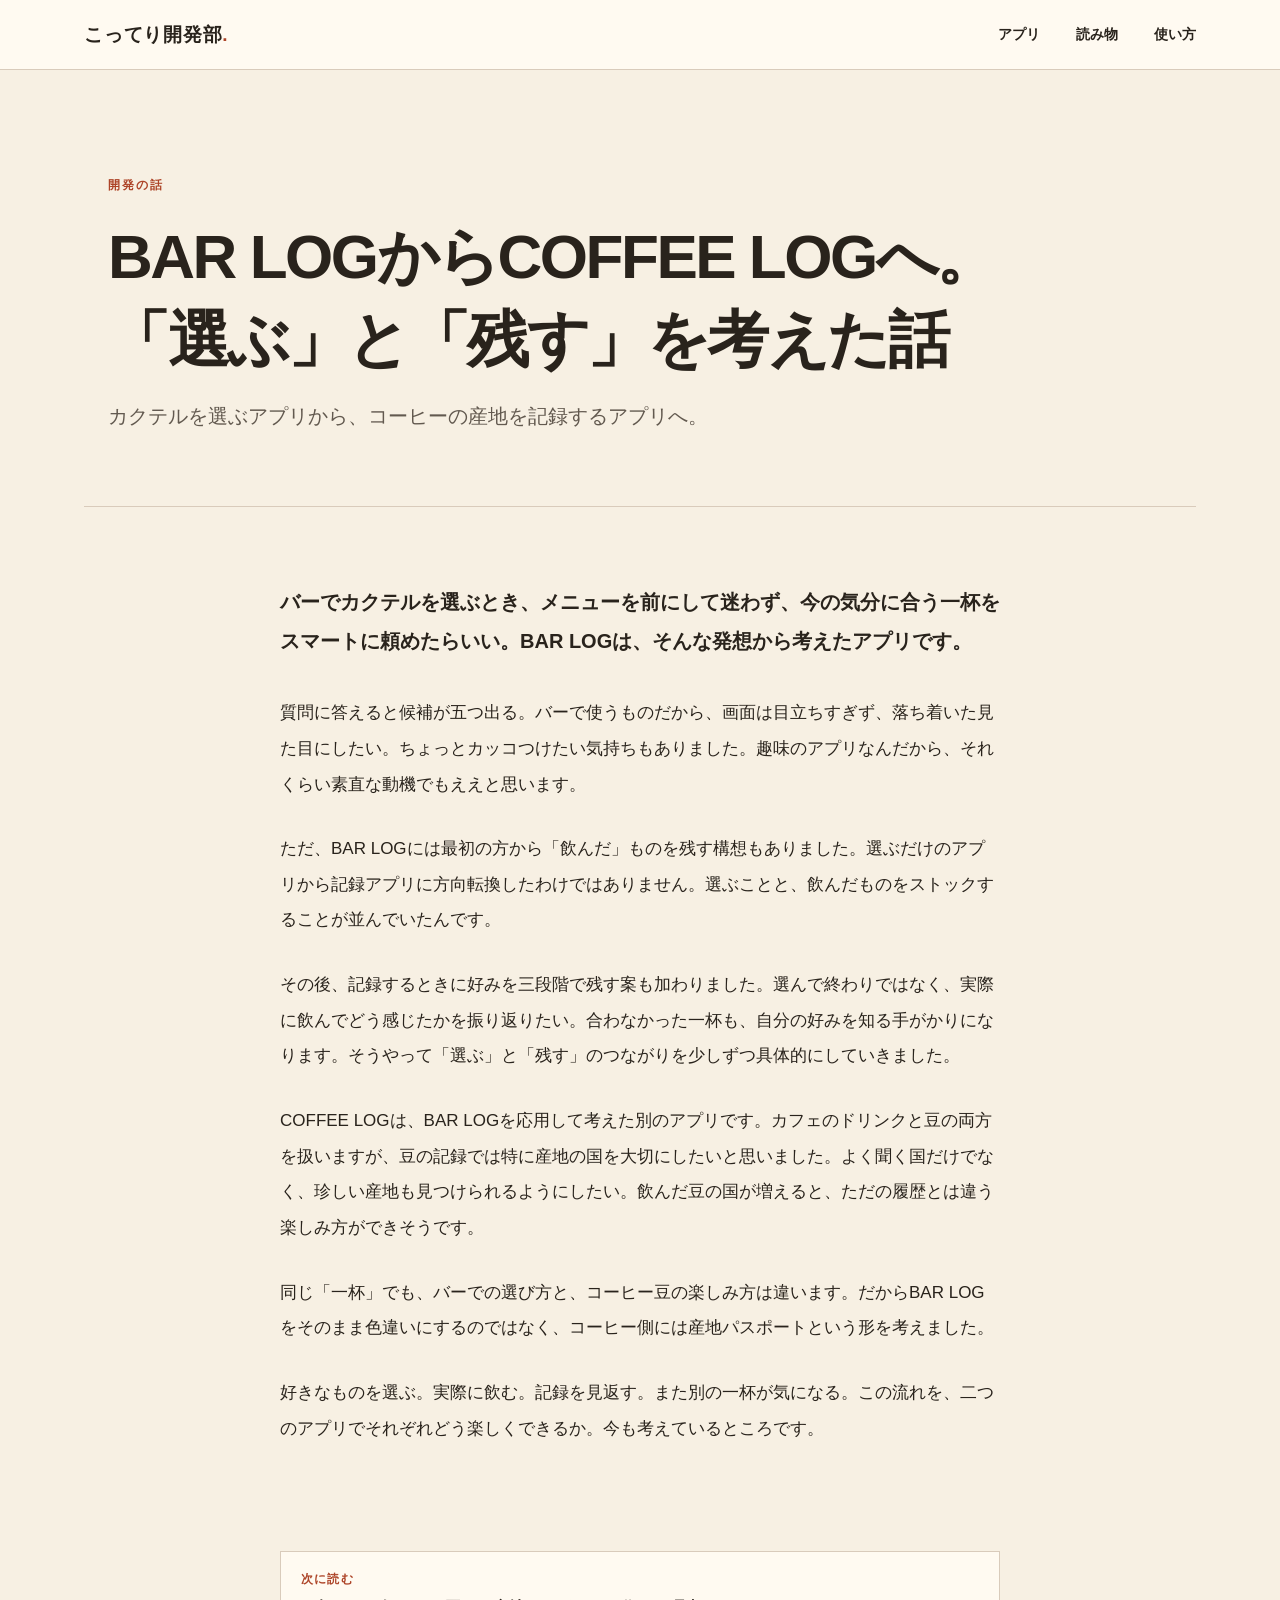
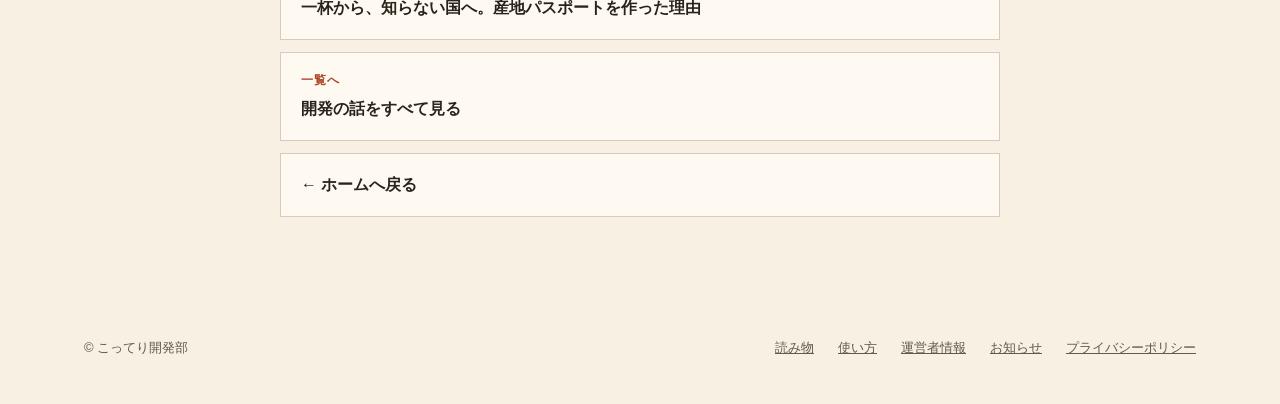
<file: bar-to-coffee.html>
<!doctype html>
<html lang="ja">
<head>
  <meta charset="utf-8">
  <meta name="viewport" content="width=device-width, initial-scale=1">
  <meta name="google-adsense-account" content="ca-pub-4960959858706803">
  <meta name="description" content="「選ぶ」ためのBAR LOGと、「残す」を大切にしたCOFFEE LOG。二つのアプリの関係についての話です。">
  <meta name="theme-color" content="#e84924">
  <link rel="canonical" href="https://kotteri-apps.com/bar-to-coffee.html">
  <link rel="icon" href="/favicon.svg" type="image/svg+xml">
  <link rel="icon" href="/favicon.ico" sizes="any">
  <link rel="apple-touch-icon" href="/apple-touch-icon.png">
  <meta property="og:type" content="website">
  <meta property="og:site_name" content="こってり開発部">
  <meta property="og:title" content="BAR LOGからCOFFEE LOGへ。「選ぶ」と「残す」を考えた話">
  <meta property="og:description" content="「選ぶ」ためのBAR LOGと、「残す」を大切にしたCOFFEE LOG。二つのアプリの関係についての話です。">
  <meta property="og:image" content="https://kotteri-apps.com/og.jpg">
  <meta property="og:url" content="https://kotteri-apps.com/bar-to-coffee.html">
  <meta name="twitter:card" content="summary_large_image">
  <title>BAR LOGからCOFFEE LOGへ | こってり開発部</title>
  <link rel="stylesheet" href="/site.css">
<link rel="stylesheet" href="/refresh.css">
<script src="/ads.js" defer></script>
</head>
<body>
  <header><div class="header-inner"><a class="wordmark" href="/">こってり開発部<span class="wordmark-dot">.</span></a><nav aria-label="主なリンク"><a href="/#apps">アプリ</a><a href="/stories.html">読み物</a><a href="/guides.html">使い方</a></nav></div></header>
  <main>
    <div class="article-hero"><div class="eyebrow">開発の話</div><h1>BAR LOGからCOFFEE LOGへ。<br>「選ぶ」と「残す」を考えた話</h1><p class="lead">カクテルを選ぶアプリから、コーヒーの産地を記録するアプリへ。</p></div>
    <article class="article-body">
      <p>バーでカクテルを選ぶとき、メニューを前にして迷わず、今の気分に合う一杯をスマートに頼めたらいい。BAR LOGは、そんな発想から考えたアプリです。</p>
      <p>質問に答えると候補が五つ出る。バーで使うものだから、画面は目立ちすぎず、落ち着いた見た目にしたい。ちょっとカッコつけたい気持ちもありました。趣味のアプリなんだから、それくらい素直な動機でもええと思います。</p>
      <p>ただ、BAR LOGには最初の方から「飲んだ」ものを残す構想もありました。選ぶだけのアプリから記録アプリに方向転換したわけではありません。選ぶことと、飲んだものをストックすることが並んでいたんです。</p>
      <p>その後、記録するときに好みを三段階で残す案も加わりました。選んで終わりではなく、実際に飲んでどう感じたかを振り返りたい。合わなかった一杯も、自分の好みを知る手がかりになります。そうやって「選ぶ」と「残す」のつながりを少しずつ具体的にしていきました。</p>
      <p>COFFEE LOGは、BAR LOGを応用して考えた別のアプリです。カフェのドリンクと豆の両方を扱いますが、豆の記録では特に産地の国を大切にしたいと思いました。よく聞く国だけでなく、珍しい産地も見つけられるようにしたい。飲んだ豆の国が増えると、ただの履歴とは違う楽しみ方ができそうです。</p>
      <p>同じ「一杯」でも、バーでの選び方と、コーヒー豆の楽しみ方は違います。だからBAR LOGをそのまま色違いにするのではなく、コーヒー側には産地パスポートという形を考えました。</p>
      <p>好きなものを選ぶ。実際に飲む。記録を見返す。また別の一杯が気になる。この流れを、二つのアプリでそれぞれどう楽しくできるか。今も考えているところです。</p>
    </article><div class="ad-slot" data-ad-placement="bar-to-coffee-article-end"></div>
    <div class="article-nav">
      <a href="/passport.html"><small>次に読む</small>一杯から、知らない国へ。産地パスポートを作った理由</a>
      <a href="/stories.html"><small>一覧へ</small>開発の話をすべて見る</a><a href="/">← ホームへ戻る</a>
    </div>
  </main>
  <footer><span>© こってり開発部</span><div><a href="/stories.html">読み物</a><a href="/guides.html">使い方</a><a href="/operator.html">運営者情報</a><a href="/updates.html">お知らせ</a><a href="/privacy.html">プライバシーポリシー</a></div></footer>
  
</body>
</html>
</file>
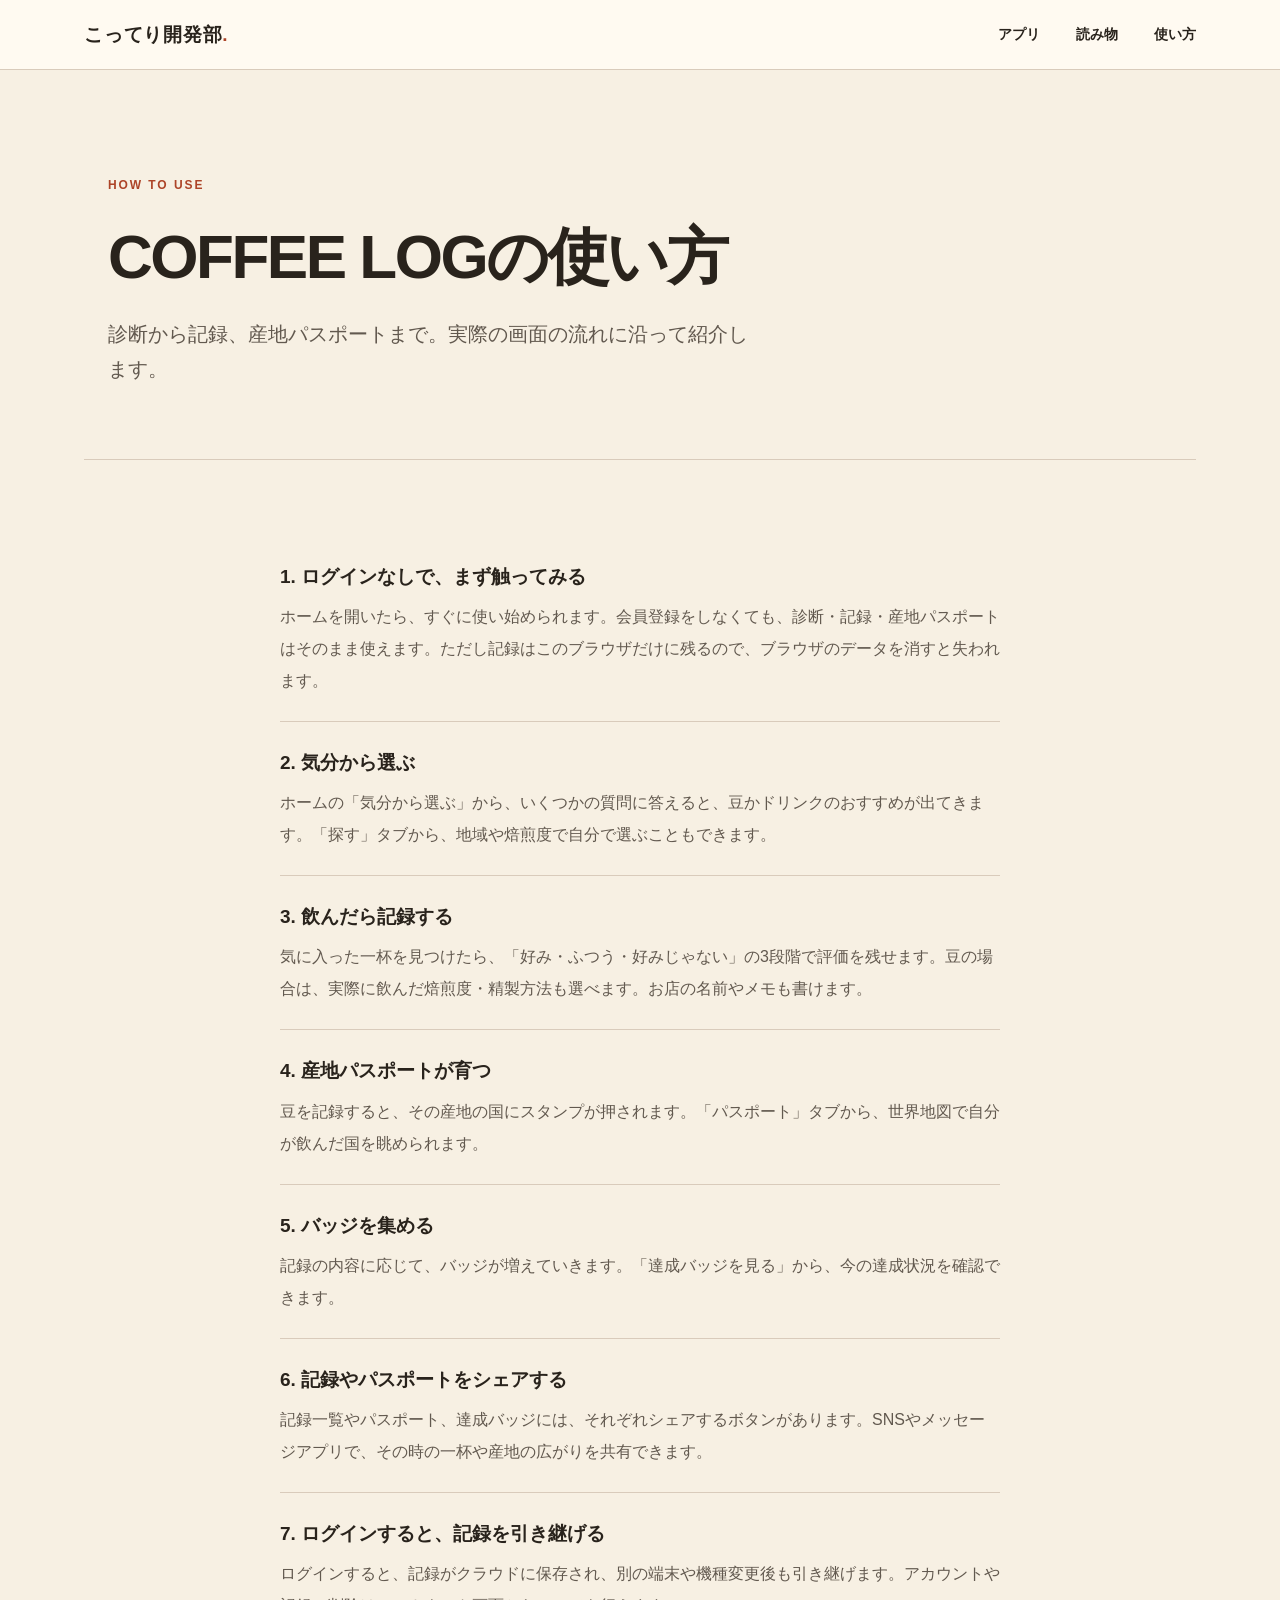
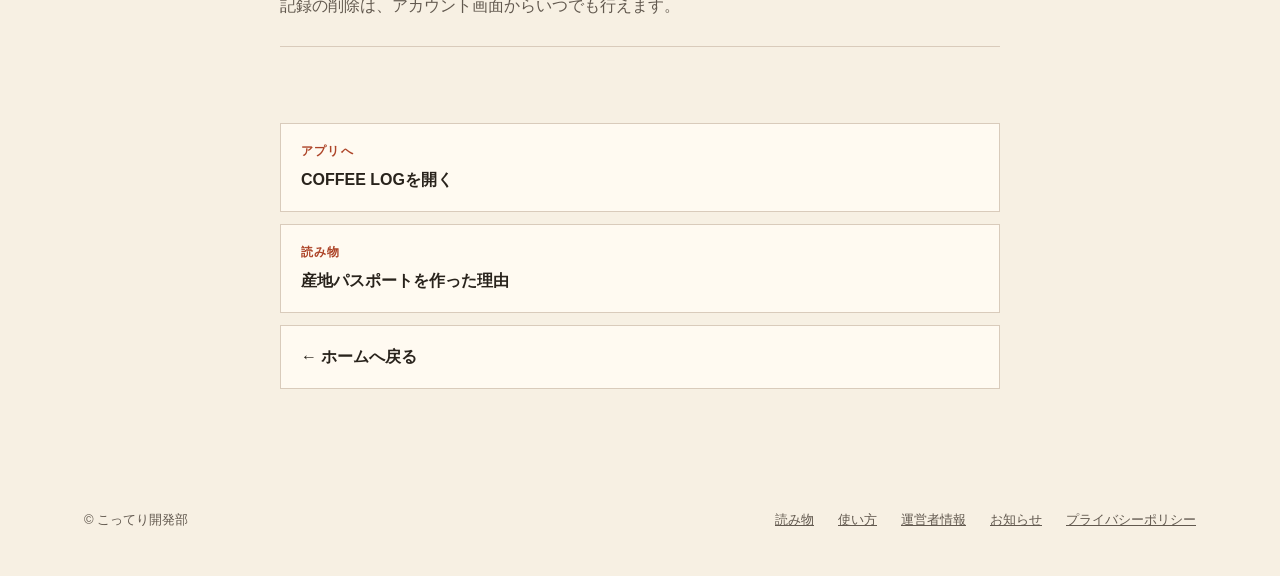
<file: coffee-log-guide.html>
<!doctype html>
<html lang="ja">
<head>
  <meta charset="utf-8">
  <meta name="viewport" content="width=device-width, initial-scale=1">
  <meta name="google-adsense-account" content="ca-pub-4960959858706803">
  <meta name="description" content="COFFEE LOGの使い方を、実際の画面の流れに沿って紹介します。診断・記録・産地パスポート・シェア・ログインについて。">
  <meta name="theme-color" content="#e84924">
  <link rel="canonical" href="https://kotteri-apps.com/coffee-log-guide.html">
  <link rel="icon" href="/favicon.svg" type="image/svg+xml">
  <link rel="icon" href="/favicon.ico" sizes="any">
  <link rel="apple-touch-icon" href="/apple-touch-icon.png">
  <meta property="og:type" content="website">
  <meta property="og:site_name" content="こってり開発部">
  <meta property="og:title" content="COFFEE LOGの使い方">
  <meta property="og:description" content="COFFEE LOGの使い方を、実際の画面の流れに沿って紹介します。診断・記録・産地パスポート・シェア・ログインについて。">
  <meta property="og:image" content="https://kotteri-apps.com/og.jpg">
  <meta property="og:url" content="https://kotteri-apps.com/coffee-log-guide.html">
  <meta name="twitter:card" content="summary_large_image">
  <title>COFFEE LOGの使い方 | こってり開発部</title>
  <link rel="stylesheet" href="/site.css">
<link rel="stylesheet" href="/refresh.css">
<script src="/ads.js" defer></script>
</head>
<body>
  <header><div class="header-inner"><a class="wordmark" href="/">こってり開発部<span class="wordmark-dot">.</span></a><nav aria-label="主なリンク"><a href="/#apps">アプリ</a><a href="/stories.html">読み物</a><a href="/guides.html">使い方</a></nav></div></header>
  <main>
    <div class="article-hero"><div class="eyebrow">HOW TO USE</div><h1>COFFEE LOGの使い方</h1><p class="lead">診断から記録、産地パスポートまで。実際の画面の流れに沿って紹介します。</p></div>
    <article class="article-body">
      <div class="guide-step"><h3>1. ログインなしで、まず触ってみる</h3><p>ホームを開いたら、すぐに使い始められます。会員登録をしなくても、診断・記録・産地パスポートはそのまま使えます。ただし記録はこのブラウザだけに残るので、ブラウザのデータを消すと失われます。</p></div>
      <div class="guide-step"><h3>2. 気分から選ぶ</h3><p>ホームの「気分から選ぶ」から、いくつかの質問に答えると、豆かドリンクのおすすめが出てきます。「探す」タブから、地域や焙煎度で自分で選ぶこともできます。</p></div>
      <div class="guide-step"><h3>3. 飲んだら記録する</h3><p>気に入った一杯を見つけたら、「好み・ふつう・好みじゃない」の3段階で評価を残せます。豆の場合は、実際に飲んだ焙煎度・精製方法も選べます。お店の名前やメモも書けます。</p></div>
      <div class="guide-step"><h3>4. 産地パスポートが育つ</h3><p>豆を記録すると、その産地の国にスタンプが押されます。「パスポート」タブから、世界地図で自分が飲んだ国を眺められます。</p></div>
      <div class="guide-step"><h3>5. バッジを集める</h3><p>記録の内容に応じて、バッジが増えていきます。「達成バッジを見る」から、今の達成状況を確認できます。</p></div>
      <div class="guide-step"><h3>6. 記録やパスポートをシェアする</h3><p>記録一覧やパスポート、達成バッジには、それぞれシェアするボタンがあります。SNSやメッセージアプリで、その時の一杯や産地の広がりを共有できます。</p></div>
      <div class="guide-step"><h3>7. ログインすると、記録を引き継げる</h3><p>ログインすると、記録がクラウドに保存され、別の端末や機種変更後も引き継げます。アカウントや記録の削除は、アカウント画面からいつでも行えます。</p></div>
    </article>
    <div class="article-nav">
      <a href="https://coffee.kotteri-apps.com/"><small>アプリへ</small>COFFEE LOGを開く</a>
      <a href="/passport.html"><small>読み物</small>産地パスポートを作った理由</a>
      <a href="/">← ホームへ戻る</a>
    </div>
  <div class="ad-slot" data-ad-placement="coffee-log-guide-bottom"></div></main>
  <footer><span>© こってり開発部</span><div><a href="/stories.html">読み物</a><a href="/guides.html">使い方</a><a href="/operator.html">運営者情報</a><a href="/updates.html">お知らせ</a><a href="/privacy.html">プライバシーポリシー</a></div></footer>
  
</body>
</html>
</file>
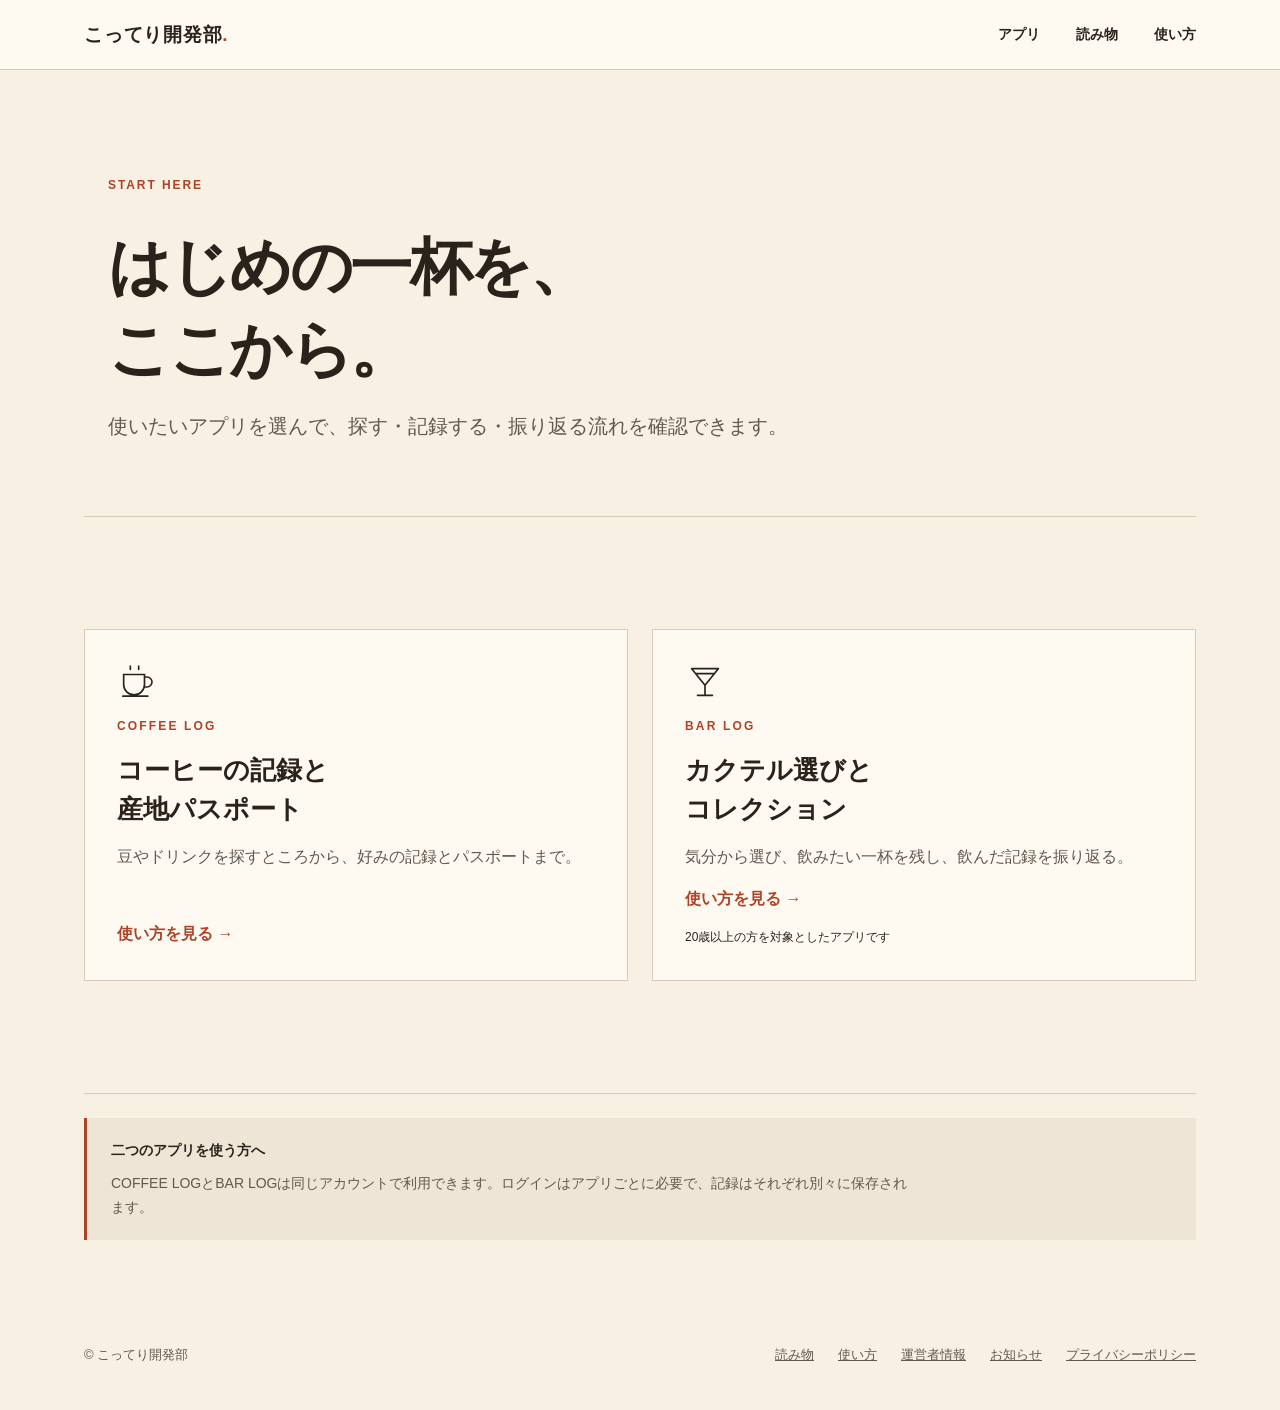
<file: guides.html>
<!doctype html>
<html lang="ja"><head><meta charset="utf-8"><meta name="viewport" content="width=device-width,initial-scale=1"><meta name="google-adsense-account" content="ca-pub-4960959858706803"><meta name="theme-color" content="#f7f0e3"><title>使い方 | こってり開発部</title><meta name="description" content="COFFEE LOGとBAR LOGの使い方。アプリを選んではじめましょう。"><link rel="canonical" href="https://kotteri-apps.com/guides.html"><link rel="icon" href="/favicon.svg" type="image/svg+xml"><meta property="og:type" content="website"><meta property="og:title" content="使い方"><meta property="og:description" content="COFFEE LOGとBAR LOGの使い方。アプリを選んではじめましょう。"><meta property="og:url" content="https://kotteri-apps.com/guides.html"><meta property="og:image" content="https://kotteri-apps.com/og.jpg"><meta name="twitter:card" content="summary_large_image"><link rel="stylesheet" href="/site.css"><link rel="stylesheet" href="/refresh.css"></head><body><header><div class="header-inner"><a class="wordmark" href="/">こってり開発部<span class="wordmark-dot">.</span></a><nav aria-label="主なリンク"><a href="/#apps">アプリ</a><a href="/stories.html">読み物</a><a href="/guides.html">使い方</a></nav></div></header><main><div class="article-hero"><p class="eyebrow">START HERE</p><h1>はじめの一杯を、<br>ここから。</h1><p class="lead">使いたいアプリを選んで、探す・記録する・振り返る流れを確認できます。</p></div><section class="guide-grid"><a class="guide-card coffee-card" href="/coffee-log-guide.html"><svg viewBox="0 0 48 48" width="40" height="40" fill="none" aria-hidden="true"><path d="M8 15h25v12a12 12 0 0 1-25 0V15Zm25 3h3a6 6 0 0 1 0 12h-3M7 41h30M16 5v4m10-4v4" stroke="currentColor" stroke-width="2" stroke-linecap="round"/></svg><span class="eyebrow">COFFEE LOG</span><h2>コーヒーの記録と<br>産地パスポート</h2><p>豆やドリンクを探すところから、好みの記録とパスポートまで。</p><strong>使い方を見る →</strong></a><a class="guide-card bar-card" href="/bar-log-guide.html"><svg viewBox="0 0 48 48" width="40" height="40" fill="none" aria-hidden="true"><path d="M8 8h32L24 28 8 8Zm16 20v12m-9 0h18M13 14h22" stroke="currentColor" stroke-width="2" stroke-linejoin="round" stroke-linecap="round"/></svg><span class="eyebrow">BAR LOG</span><h2>カクテル選びと<br>コレクション</h2><p>気分から選び、飲みたい一杯を残し、飲んだ記録を振り返る。</p><strong>使い方を見る →</strong><small>20歳以上の方を対象としたアプリです</small></a></section><aside class="account-note"><strong>二つのアプリを使う方へ</strong><p>COFFEE LOGとBAR LOGは同じアカウントで利用できます。ログインはアプリごとに必要で、記録はそれぞれ別々に保存されます。</p></aside></main><footer><span>© こってり開発部</span><div><a href="/stories.html">読み物</a><a href="/guides.html">使い方</a><a href="/operator.html">運営者情報</a><a href="/updates.html">お知らせ</a><a href="/privacy.html">プライバシーポリシー</a></div></footer></body></html>
</file>
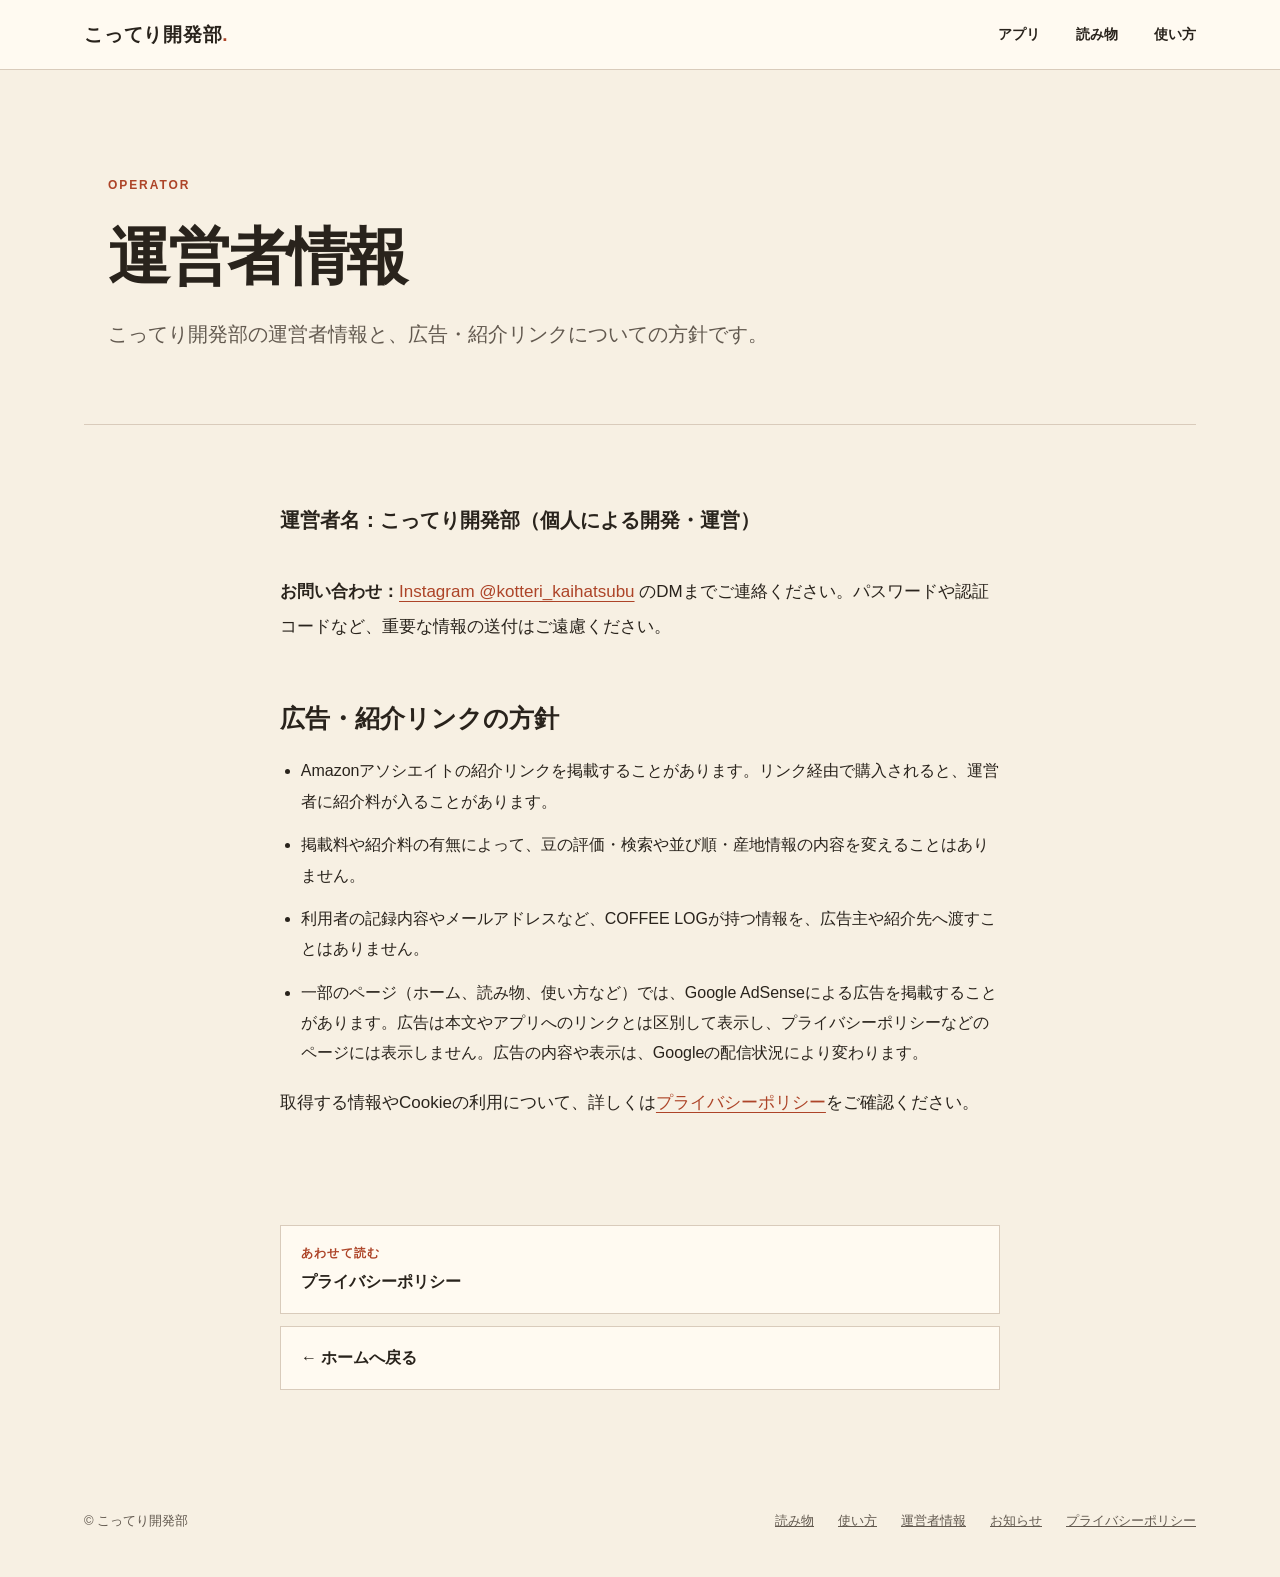
<file: operator.html>
<!doctype html>
<html lang="ja">
<head>
  <meta charset="utf-8">
  <meta name="viewport" content="width=device-width, initial-scale=1">
  <meta name="google-adsense-account" content="ca-pub-4960959858706803">
  <meta name="description" content="こってり開発部の運営者情報と、広告・紹介リンクに関する方針です。">
  <meta name="theme-color" content="#e84924">
  <link rel="canonical" href="https://kotteri-apps.com/operator.html">
  <link rel="icon" href="/favicon.svg" type="image/svg+xml">
  <link rel="icon" href="/favicon.ico" sizes="any">
  <link rel="apple-touch-icon" href="/apple-touch-icon.png">
  <meta property="og:type" content="website">
  <meta property="og:site_name" content="こってり開発部">
  <meta property="og:title" content="運営者情報">
  <meta property="og:description" content="こってり開発部の運営者情報と、広告・紹介リンクに関する方針です。">
  <meta property="og:image" content="https://kotteri-apps.com/og.jpg">
  <meta property="og:url" content="https://kotteri-apps.com/operator.html">
  <meta name="twitter:card" content="summary_large_image">
  <title>運営者情報 | こってり開発部</title>
  <link rel="stylesheet" href="/site.css">
<link rel="stylesheet" href="/refresh.css">
</head>
<body>
  <header><div class="header-inner"><a class="wordmark" href="/">こってり開発部<span class="wordmark-dot">.</span></a><nav aria-label="主なリンク"><a href="/#apps">アプリ</a><a href="/stories.html">読み物</a><a href="/guides.html">使い方</a></nav></div></header>
  <main>
    <div class="article-hero"><div class="eyebrow">OPERATOR</div><h1>運営者情報</h1><p class="lead">こってり開発部の運営者情報と、広告・紹介リンクについての方針です。</p></div>
    <article class="article-body">
      <p><strong>運営者名：</strong>こってり開発部（個人による開発・運営）</p>
      <p><strong>お問い合わせ：</strong><a href="https://www.instagram.com/kotteri_kaihatsubu/" target="_blank" rel="noopener noreferrer">Instagram @kotteri_kaihatsubu</a> のDMまでご連絡ください。パスワードや認証コードなど、重要な情報の送付はご遠慮ください。</p>
      <h2>広告・紹介リンクの方針</h2>
      <ul class="policy-list">
        <li>Amazonアソシエイトの紹介リンクを掲載することがあります。リンク経由で購入されると、運営者に紹介料が入ることがあります。</li>
        <li>掲載料や紹介料の有無によって、豆の評価・検索や並び順・産地情報の内容を変えることはありません。</li>
        <li>利用者の記録内容やメールアドレスなど、COFFEE LOGが持つ情報を、広告主や紹介先へ渡すことはありません。</li>
        <li>一部のページ（ホーム、読み物、使い方など）では、Google AdSenseによる広告を掲載することがあります。広告は本文やアプリへのリンクとは区別して表示し、プライバシーポリシーなどのページには表示しません。広告の内容や表示は、Googleの配信状況により変わります。</li>
      </ul>
      <p>取得する情報やCookieの利用について、詳しくは<a href="/privacy.html">プライバシーポリシー</a>をご確認ください。</p>
    </article>
    <div class="article-nav">
      <a href="/privacy.html"><small>あわせて読む</small>プライバシーポリシー</a>
      <a href="/">← ホームへ戻る</a>
    </div>
  </main>
  <footer><span>© こってり開発部</span><div><a href="/stories.html">読み物</a><a href="/guides.html">使い方</a><a href="/operator.html">運営者情報</a><a href="/updates.html">お知らせ</a><a href="/privacy.html">プライバシーポリシー</a></div></footer>
  
</body>
</html>
</file>
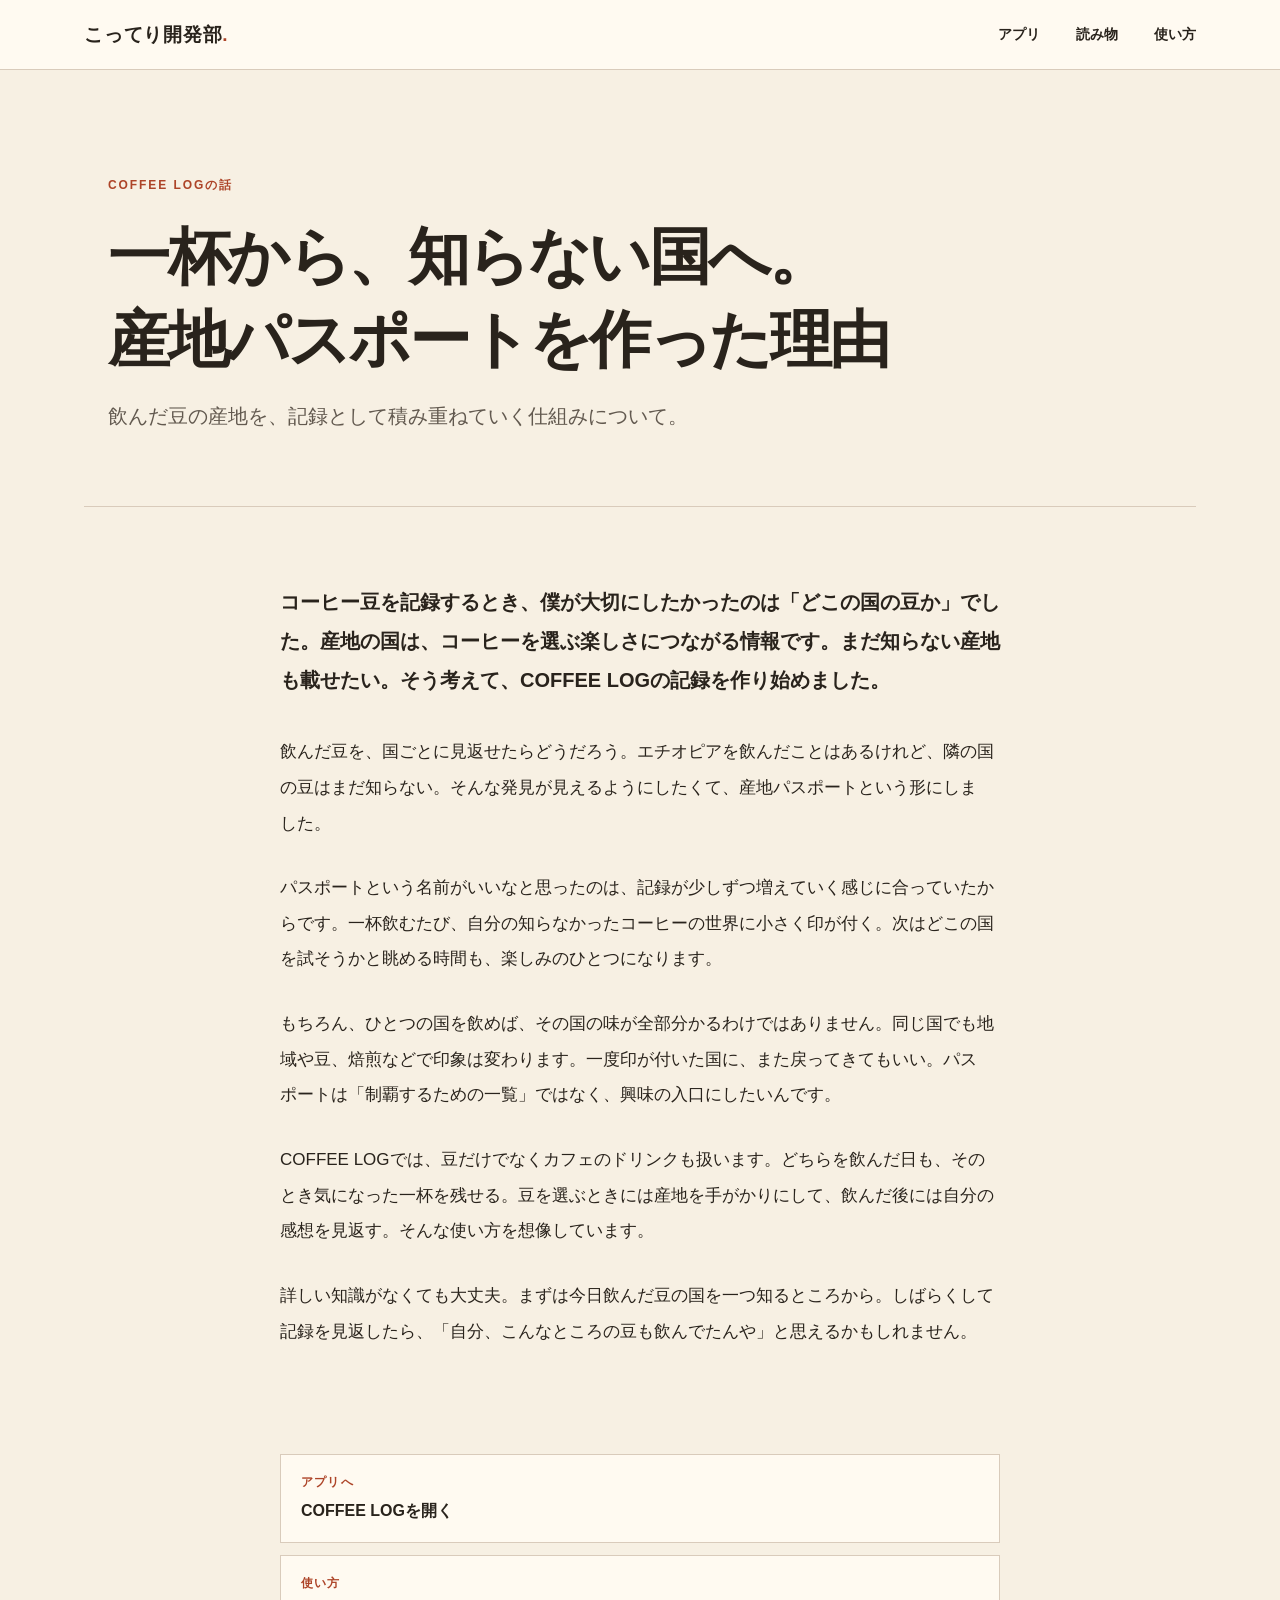
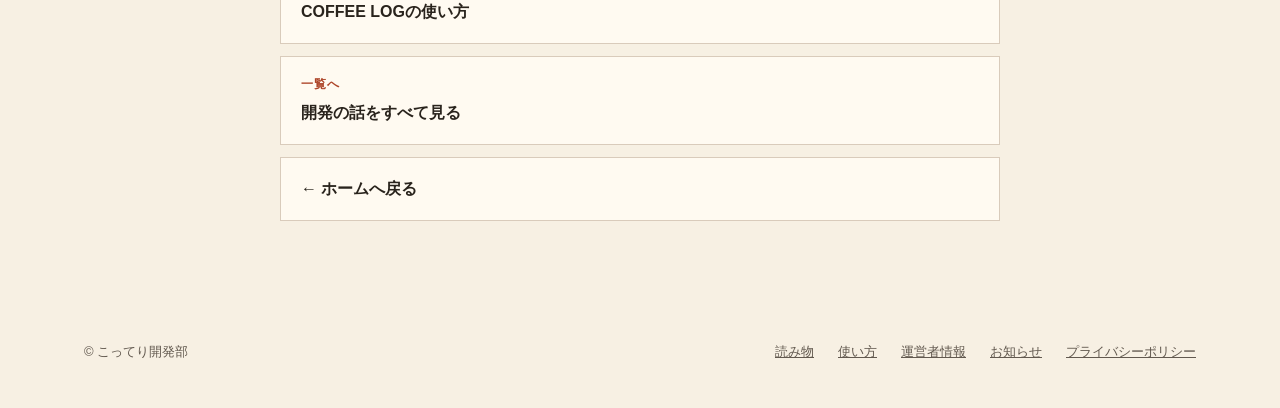
<file: passport.html>
<!doctype html>
<html lang="ja">
<head>
  <meta charset="utf-8">
  <meta name="viewport" content="width=device-width, initial-scale=1">
  <meta name="google-adsense-account" content="ca-pub-4960959858706803">
  <meta name="description" content="COFFEE LOGの産地パスポートを作った理由と、豆の産地を記録することに込めた思いについての話です。">
  <meta name="theme-color" content="#e84924">
  <link rel="canonical" href="https://kotteri-apps.com/passport.html">
  <link rel="icon" href="/favicon.svg" type="image/svg+xml">
  <link rel="icon" href="/favicon.ico" sizes="any">
  <link rel="apple-touch-icon" href="/apple-touch-icon.png">
  <meta property="og:type" content="website">
  <meta property="og:site_name" content="こってり開発部">
  <meta property="og:title" content="一杯から、知らない国へ。産地パスポートを作った理由">
  <meta property="og:description" content="COFFEE LOGの産地パスポートを作った理由と、豆の産地を記録することに込めた思いについての話です。">
  <meta property="og:image" content="https://kotteri-apps.com/og.jpg">
  <meta property="og:url" content="https://kotteri-apps.com/passport.html">
  <meta name="twitter:card" content="summary_large_image">
  <title>一杯から、知らない国へ。産地パスポートを作った理由 | こってり開発部</title>
  <link rel="stylesheet" href="/site.css">
<link rel="stylesheet" href="/refresh.css">
<script src="/ads.js" defer></script>
</head>
<body>
  <header><div class="header-inner"><a class="wordmark" href="/">こってり開発部<span class="wordmark-dot">.</span></a><nav aria-label="主なリンク"><a href="/#apps">アプリ</a><a href="/stories.html">読み物</a><a href="/guides.html">使い方</a></nav></div></header>
  <main>
    <div class="article-hero"><div class="eyebrow">COFFEE LOGの話</div><h1>一杯から、知らない国へ。<br>産地パスポートを作った理由</h1><p class="lead">飲んだ豆の産地を、記録として積み重ねていく仕組みについて。</p></div>
    <article class="article-body">
      <p>コーヒー豆を記録するとき、僕が大切にしたかったのは「どこの国の豆か」でした。産地の国は、コーヒーを選ぶ楽しさにつながる情報です。まだ知らない産地も載せたい。そう考えて、COFFEE LOGの記録を作り始めました。</p>
      <p>飲んだ豆を、国ごとに見返せたらどうだろう。エチオピアを飲んだことはあるけれど、隣の国の豆はまだ知らない。そんな発見が見えるようにしたくて、産地パスポートという形にしました。</p>
      <p>パスポートという名前がいいなと思ったのは、記録が少しずつ増えていく感じに合っていたからです。一杯飲むたび、自分の知らなかったコーヒーの世界に小さく印が付く。次はどこの国を試そうかと眺める時間も、楽しみのひとつになります。</p>
      <p>もちろん、ひとつの国を飲めば、その国の味が全部分かるわけではありません。同じ国でも地域や豆、焙煎などで印象は変わります。一度印が付いた国に、また戻ってきてもいい。パスポートは「制覇するための一覧」ではなく、興味の入口にしたいんです。</p>
      <p>COFFEE LOGでは、豆だけでなくカフェのドリンクも扱います。どちらを飲んだ日も、そのとき気になった一杯を残せる。豆を選ぶときには産地を手がかりにして、飲んだ後には自分の感想を見返す。そんな使い方を想像しています。</p>
      <p>詳しい知識がなくても大丈夫。まずは今日飲んだ豆の国を一つ知るところから。しばらくして記録を見返したら、「自分、こんなところの豆も飲んでたんや」と思えるかもしれません。</p>
    </article><div class="ad-slot" data-ad-placement="passport-article-end"></div>
    <div class="article-nav">
      <a href="https://coffee.kotteri-apps.com/"><small>アプリへ</small>COFFEE LOGを開く</a>
      <a href="/coffee-log-guide.html"><small>使い方</small>COFFEE LOGの使い方</a>
      <a href="/stories.html"><small>一覧へ</small>開発の話をすべて見る</a><a href="/">← ホームへ戻る</a>
    </div>
  </main>
  <footer><span>© こってり開発部</span><div><a href="/stories.html">読み物</a><a href="/guides.html">使い方</a><a href="/operator.html">運営者情報</a><a href="/updates.html">お知らせ</a><a href="/privacy.html">プライバシーポリシー</a></div></footer>
  
</body>
</html>
</file>
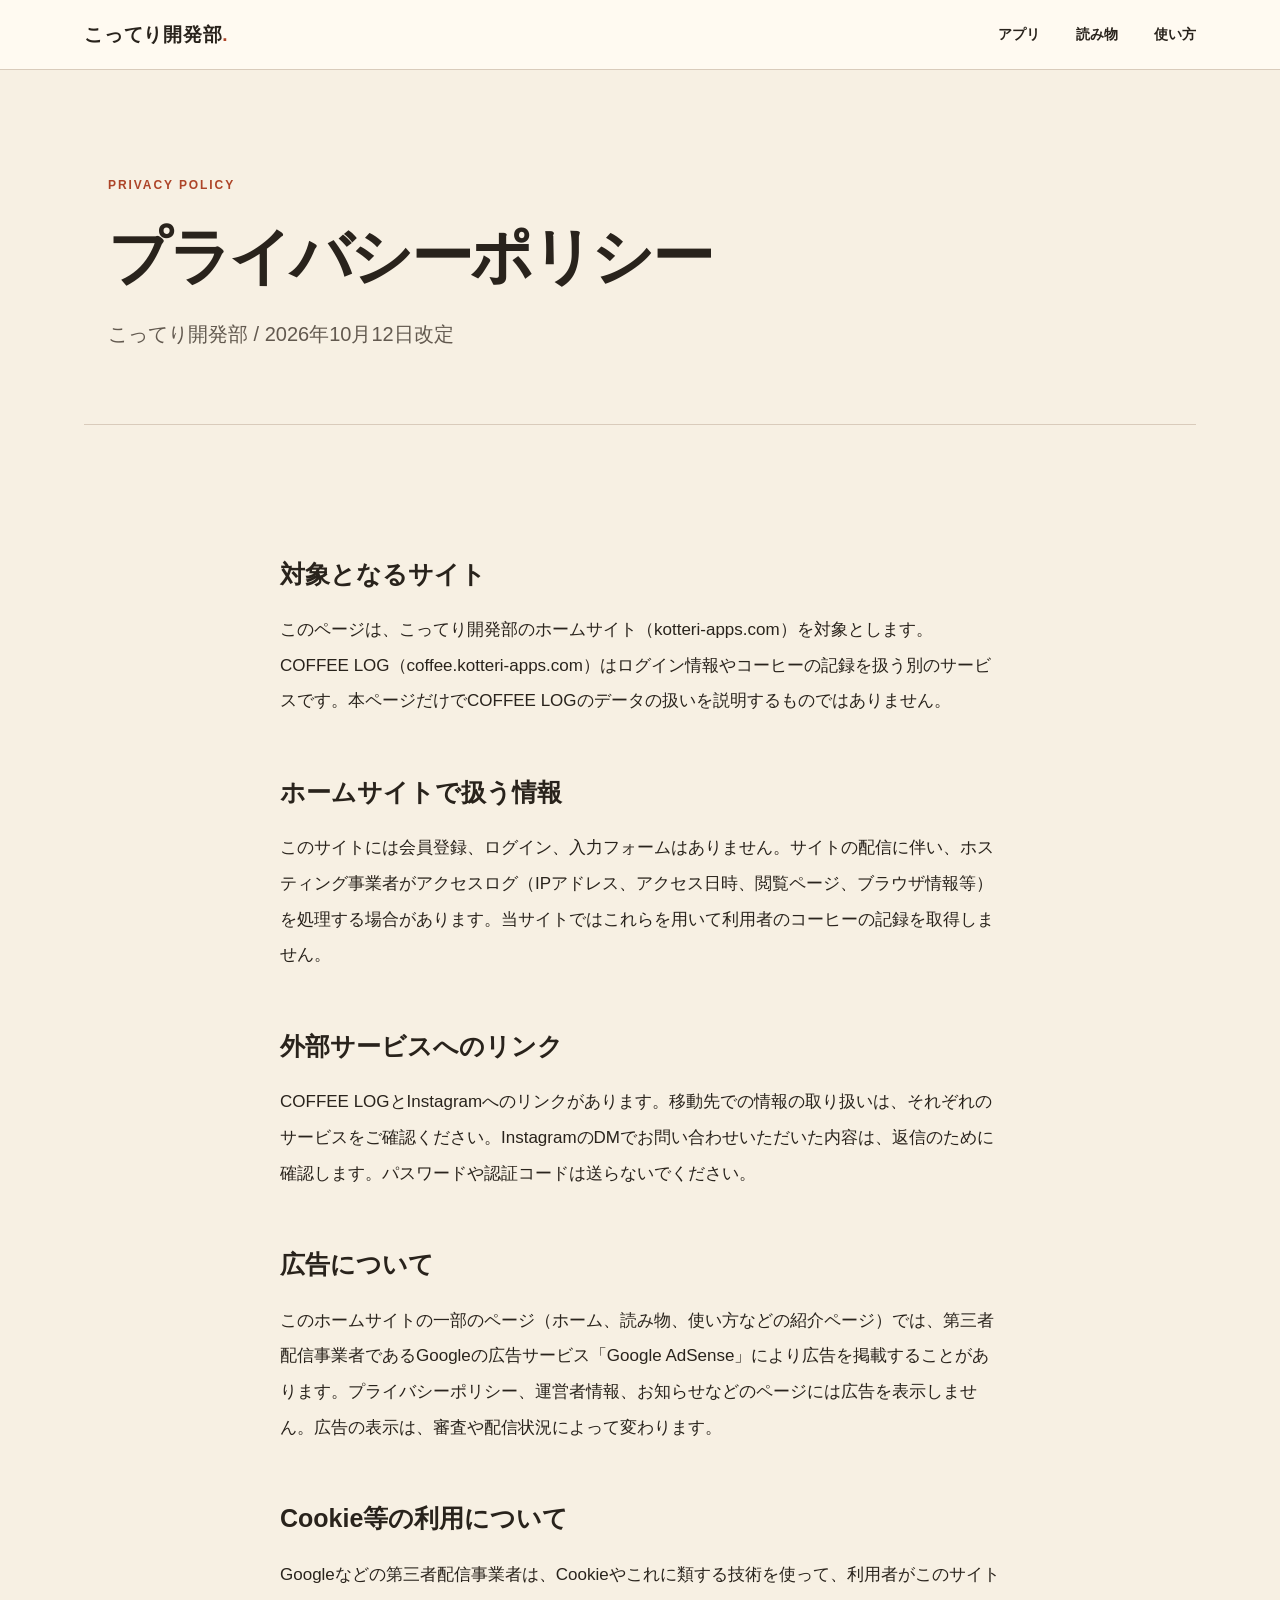
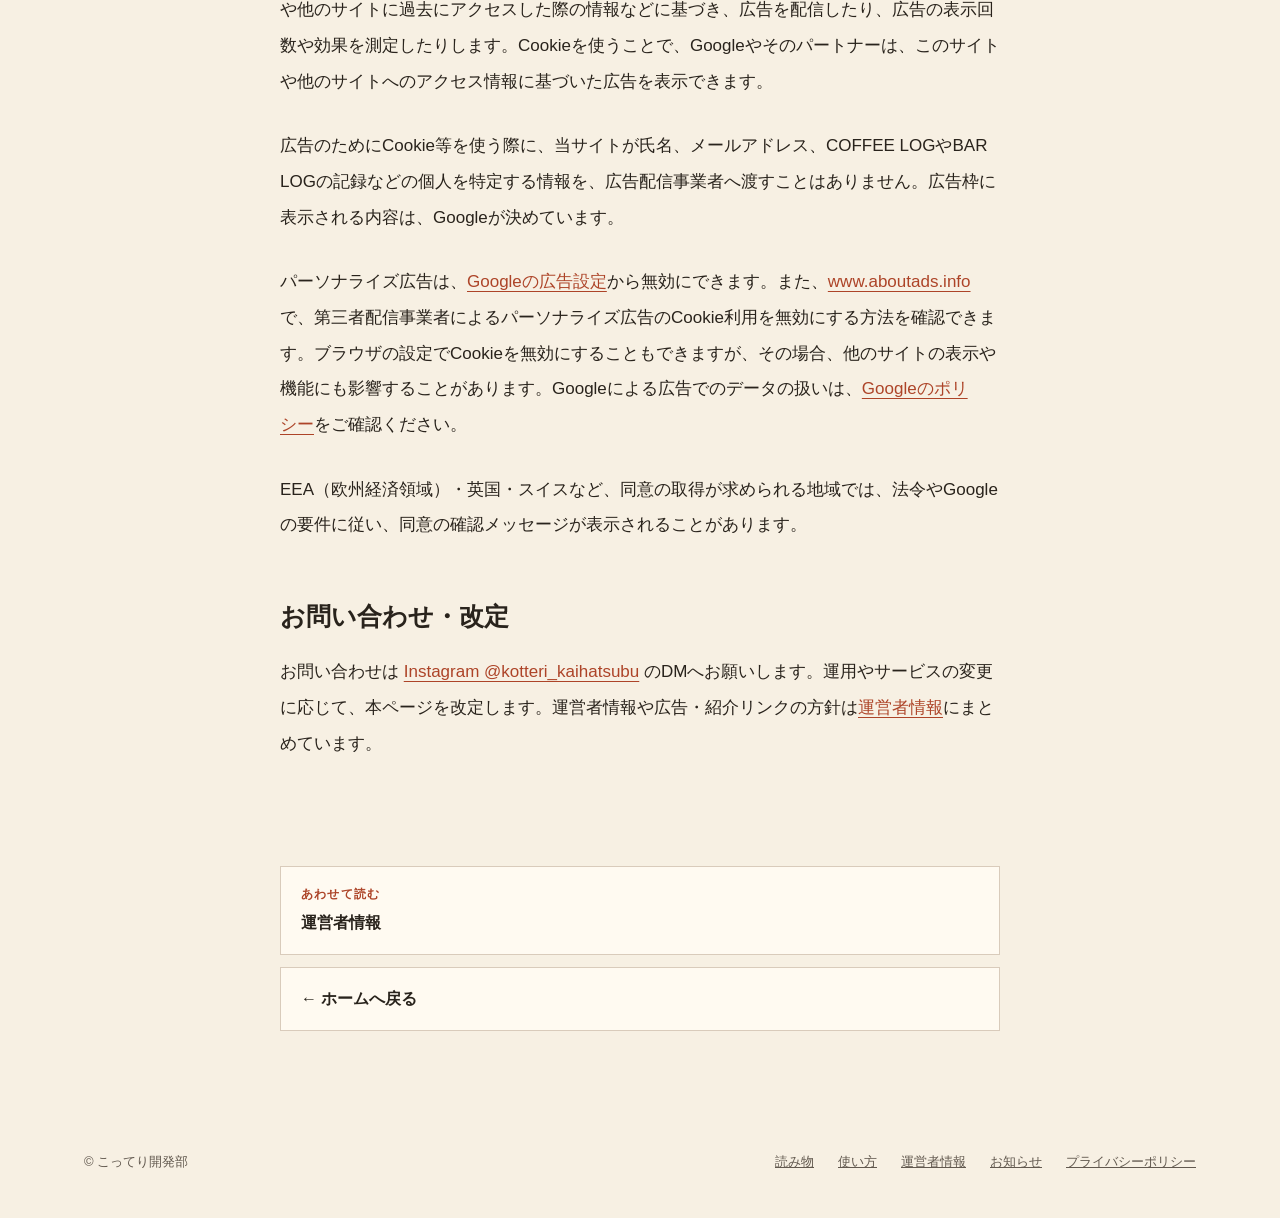
<file: privacy.html>
<!doctype html>
<html lang="ja">
<head>
  <meta charset="utf-8">
  <meta name="viewport" content="width=device-width, initial-scale=1">
  <meta name="google-adsense-account" content="ca-pub-4960959858706803">
  <meta name="description" content="こってり開発部のホームサイトのプライバシーポリシーです。">
  <meta name="theme-color" content="#e84924">
  <link rel="canonical" href="https://kotteri-apps.com/privacy.html">
  <link rel="icon" href="/favicon.svg" type="image/svg+xml">
  <link rel="icon" href="/favicon.ico" sizes="any">
  <link rel="apple-touch-icon" href="/apple-touch-icon.png">
  <meta property="og:type" content="website">
  <meta property="og:site_name" content="こってり開発部">
  <meta property="og:title" content="プライバシーポリシー">
  <meta property="og:description" content="こってり開発部のホームサイトのプライバシーポリシーです。">
  <meta property="og:image" content="https://kotteri-apps.com/og.jpg">
  <meta property="og:url" content="https://kotteri-apps.com/privacy.html">
  <meta name="twitter:card" content="summary_large_image">
  <title>プライバシーポリシー | こってり開発部</title>
  <link rel="stylesheet" href="/site.css">
<link rel="stylesheet" href="/refresh.css">
</head>
<body>
  <header><div class="header-inner"><a class="wordmark" href="/">こってり開発部<span class="wordmark-dot">.</span></a><nav aria-label="主なリンク"><a href="/#apps">アプリ</a><a href="/stories.html">読み物</a><a href="/guides.html">使い方</a></nav></div></header>
  <main>
    <div class="article-hero"><div class="eyebrow">PRIVACY POLICY</div><h1>プライバシーポリシー</h1><p class="lead">こってり開発部 / 2026年10月12日改定</p></div>
    <article class="article-body">
      <h2>対象となるサイト</h2>
      <p>このページは、こってり開発部のホームサイト（kotteri-apps.com）を対象とします。COFFEE LOG（coffee.kotteri-apps.com）はログイン情報やコーヒーの記録を扱う別のサービスです。本ページだけでCOFFEE LOGのデータの扱いを説明するものではありません。</p>
      <h2>ホームサイトで扱う情報</h2>
      <p>このサイトには会員登録、ログイン、入力フォームはありません。サイトの配信に伴い、ホスティング事業者がアクセスログ（IPアドレス、アクセス日時、閲覧ページ、ブラウザ情報等）を処理する場合があります。当サイトではこれらを用いて利用者のコーヒーの記録を取得しません。</p>
      <h2>外部サービスへのリンク</h2>
      <p>COFFEE LOGとInstagramへのリンクがあります。移動先での情報の取り扱いは、それぞれのサービスをご確認ください。InstagramのDMでお問い合わせいただいた内容は、返信のために確認します。パスワードや認証コードは送らないでください。</p>
      <h2>広告について</h2>
      <p>このホームサイトの一部のページ（ホーム、読み物、使い方などの紹介ページ）では、第三者配信事業者であるGoogleの広告サービス「Google AdSense」により広告を掲載することがあります。プライバシーポリシー、運営者情報、お知らせなどのページには広告を表示しません。広告の表示は、審査や配信状況によって変わります。</p>
      <h2>Cookie等の利用について</h2>
      <p>Googleなどの第三者配信事業者は、Cookieやこれに類する技術を使って、利用者がこのサイトや他のサイトに過去にアクセスした際の情報などに基づき、広告を配信したり、広告の表示回数や効果を測定したりします。Cookieを使うことで、Googleやそのパートナーは、このサイトや他のサイトへのアクセス情報に基づいた広告を表示できます。</p>
      <p>広告のためにCookie等を使う際に、当サイトが氏名、メールアドレス、COFFEE LOGやBAR LOGの記録などの個人を特定する情報を、広告配信事業者へ渡すことはありません。広告枠に表示される内容は、Googleが決めています。</p>
      <p>パーソナライズ広告は、<a href="https://adssettings.google.com/" target="_blank" rel="noopener noreferrer">Googleの広告設定</a>から無効にできます。また、<a href="https://www.aboutads.info/" target="_blank" rel="noopener noreferrer">www.aboutads.info</a>で、第三者配信事業者によるパーソナライズ広告のCookie利用を無効にする方法を確認できます。ブラウザの設定でCookieを無効にすることもできますが、その場合、他のサイトの表示や機能にも影響することがあります。Googleによる広告でのデータの扱いは、<a href="https://policies.google.com/technologies/partner-sites" target="_blank" rel="noopener noreferrer">Googleのポリシー</a>をご確認ください。</p>
      <p>EEA（欧州経済領域）・英国・スイスなど、同意の取得が求められる地域では、法令やGoogleの要件に従い、同意の確認メッセージが表示されることがあります。</p>
      <h2>お問い合わせ・改定</h2>
      <p>お問い合わせは <a href="https://www.instagram.com/kotteri_kaihatsubu/" target="_blank" rel="noopener noreferrer">Instagram @kotteri_kaihatsubu</a> のDMへお願いします。運用やサービスの変更に応じて、本ページを改定します。運営者情報や広告・紹介リンクの方針は<a href="/operator.html">運営者情報</a>にまとめています。</p>
    </article>
    <div class="article-nav">
      <a href="/operator.html"><small>あわせて読む</small>運営者情報</a>
      <a href="/">← ホームへ戻る</a>
    </div>
  </main>
  <footer><span>© こってり開発部</span><div><a href="/stories.html">読み物</a><a href="/guides.html">使い方</a><a href="/operator.html">運営者情報</a><a href="/updates.html">お知らせ</a><a href="/privacy.html">プライバシーポリシー</a></div></footer>
  
</body>
</html>
</file>
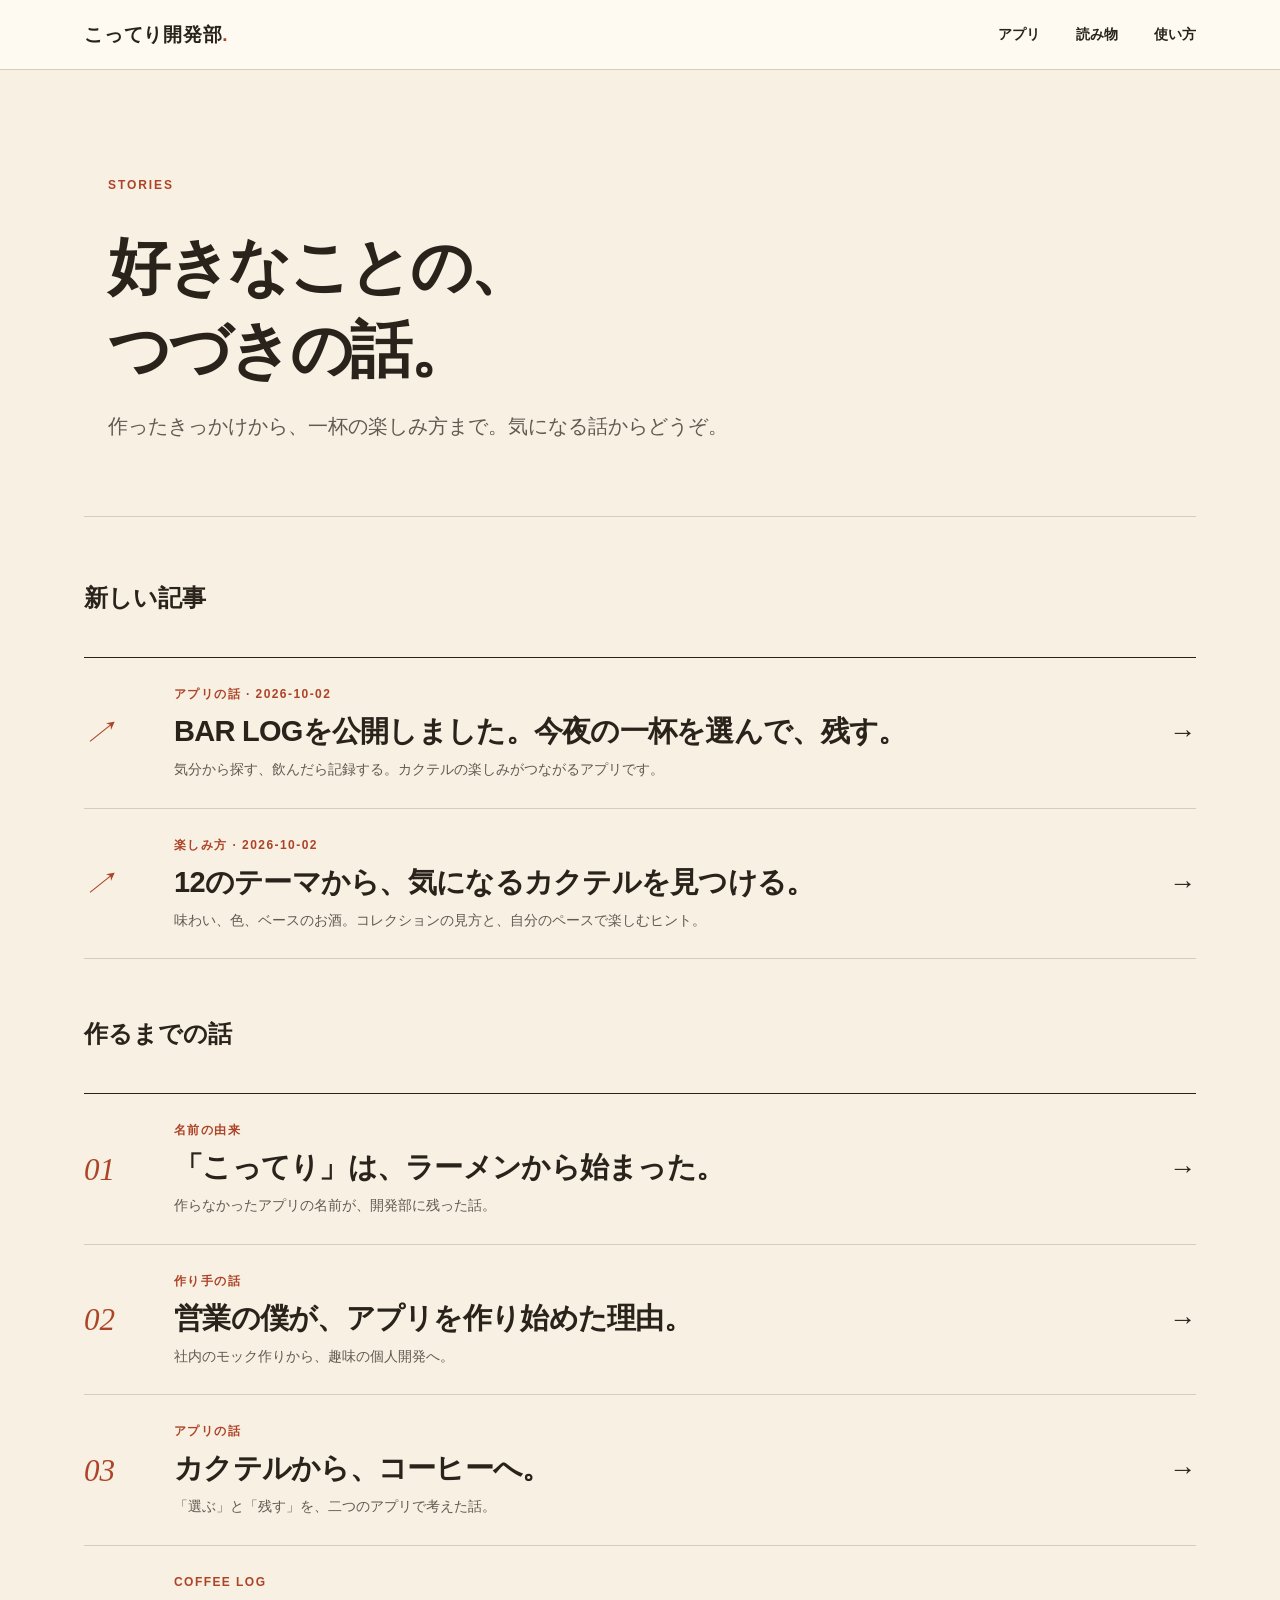
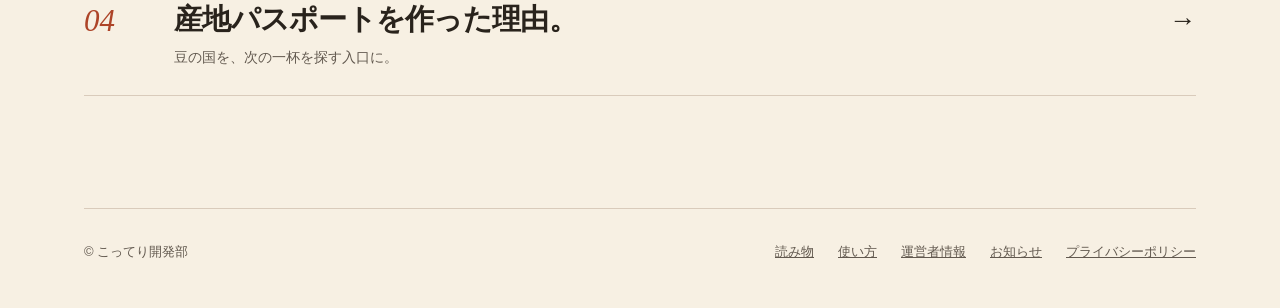
<file: stories.html>
<!doctype html>
<html lang="ja"><head><meta charset="utf-8"><meta name="viewport" content="width=device-width,initial-scale=1"><meta name="google-adsense-account" content="ca-pub-4960959858706803"><meta name="theme-color" content="#f7f0e3"><title>読み物 | こってり開発部</title><meta name="description" content="こってり開発部の制作の話と、アプリを楽しむヒント。"><link rel="canonical" href="https://kotteri-apps.com/stories.html"><link rel="icon" href="/favicon.svg" type="image/svg+xml"><meta property="og:type" content="website"><meta property="og:title" content="読み物"><meta property="og:description" content="こってり開発部の制作の話と、アプリを楽しむヒント。"><meta property="og:url" content="https://kotteri-apps.com/stories.html"><meta property="og:image" content="https://kotteri-apps.com/og.jpg"><meta name="twitter:card" content="summary_large_image"><link rel="stylesheet" href="/site.css"><link rel="stylesheet" href="/refresh.css"></head><body><header><div class="header-inner"><a class="wordmark" href="/">こってり開発部<span class="wordmark-dot">.</span></a><nav aria-label="主なリンク"><a href="/#apps">アプリ</a><a href="/stories.html">読み物</a><a href="/guides.html">使い方</a></nav></div></header><main><div class="article-hero"><p class="eyebrow">STORIES</p><h1>好きなことの、<br>つづきの話。</h1><p class="lead">作ったきっかけから、一杯の楽しみ方まで。気になる話からどうぞ。</p></div><section class="story-hub"><h2>新しい記事</h2><div class="story-list"><a class="story-item" href="/bar-log-launch.html"><span class="story-num">↗</span><span class="story-copy"><span class="story-type">アプリの話 · 2026-10-02</span><strong>BAR LOGを公開しました。今夜の一杯を選んで、残す。</strong><span>気分から探す、飲んだら記録する。カクテルの楽しみがつながるアプリです。</span></span><span class="story-arrow" aria-hidden="true">→</span></a><a class="story-item" href="/bar-log-collections.html"><span class="story-num">↗</span><span class="story-copy"><span class="story-type">楽しみ方 · 2026-10-02</span><strong>12のテーマから、気になるカクテルを見つける。</strong><span>味わい、色、ベースのお酒。コレクションの見方と、自分のペースで楽しむヒント。</span></span><span class="story-arrow" aria-hidden="true">→</span></a></div><h2 class="list-heading">作るまでの話</h2><div class="story-list"><a class="story-item" href="/about-kotteri.html"><span class="story-num">01</span><span class="story-copy"><span class="story-type">名前の由来</span><strong>「こってり」は、ラーメンから始まった。</strong><span>作らなかったアプリの名前が、開発部に残った話。</span></span><span class="story-arrow" aria-hidden="true">→</span></a><a class="story-item" href="/story-start.html"><span class="story-num">02</span><span class="story-copy"><span class="story-type">作り手の話</span><strong>営業の僕が、アプリを作り始めた理由。</strong><span>社内のモック作りから、趣味の個人開発へ。</span></span><span class="story-arrow" aria-hidden="true">→</span></a><a class="story-item" href="/bar-to-coffee.html"><span class="story-num">03</span><span class="story-copy"><span class="story-type">アプリの話</span><strong>カクテルから、コーヒーへ。</strong><span>「選ぶ」と「残す」を、二つのアプリで考えた話。</span></span><span class="story-arrow" aria-hidden="true">→</span></a><a class="story-item" href="/passport.html"><span class="story-num">04</span><span class="story-copy"><span class="story-type">COFFEE LOG</span><strong>産地パスポートを作った理由。</strong><span>豆の国を、次の一杯を探す入口に。</span></span><span class="story-arrow" aria-hidden="true">→</span></a></div></section></main><footer><span>© こってり開発部</span><div><a href="/stories.html">読み物</a><a href="/guides.html">使い方</a><a href="/operator.html">運営者情報</a><a href="/updates.html">お知らせ</a><a href="/privacy.html">プライバシーポリシー</a></div></footer></body></html>
</file>
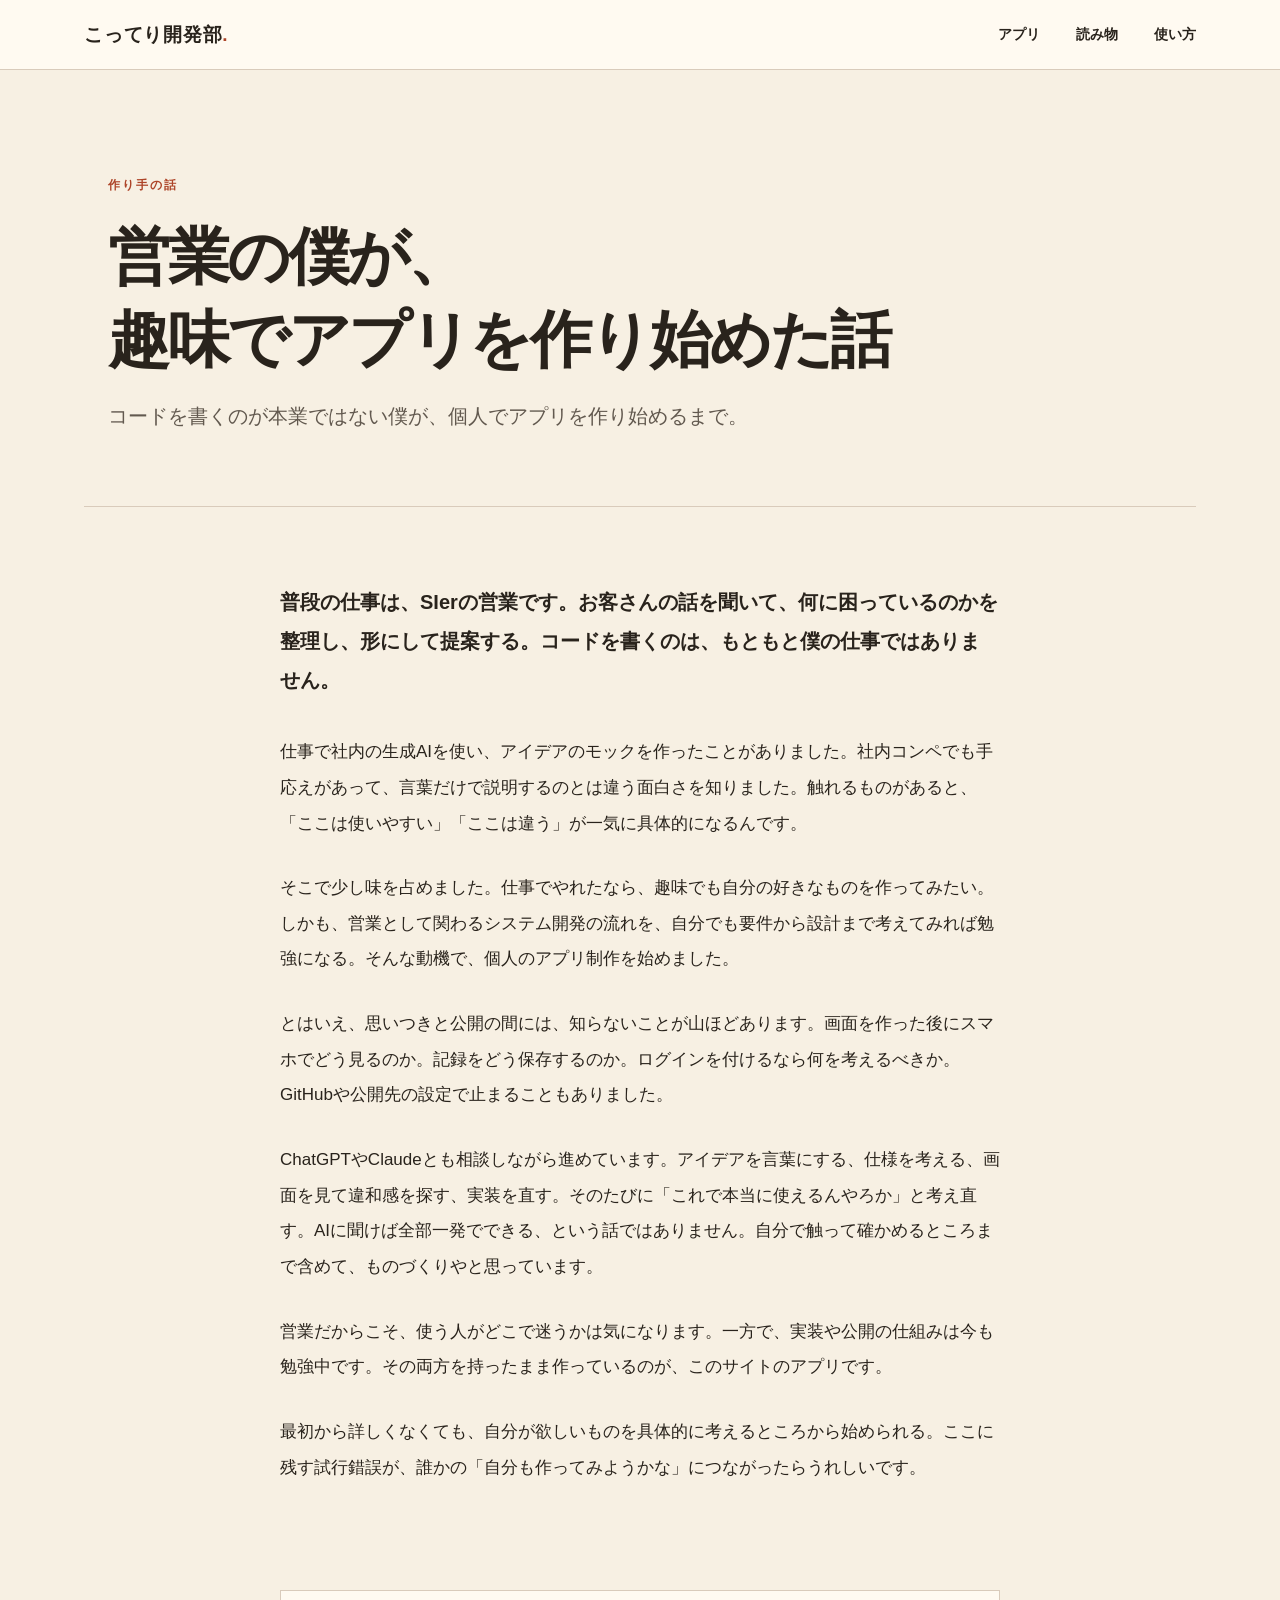
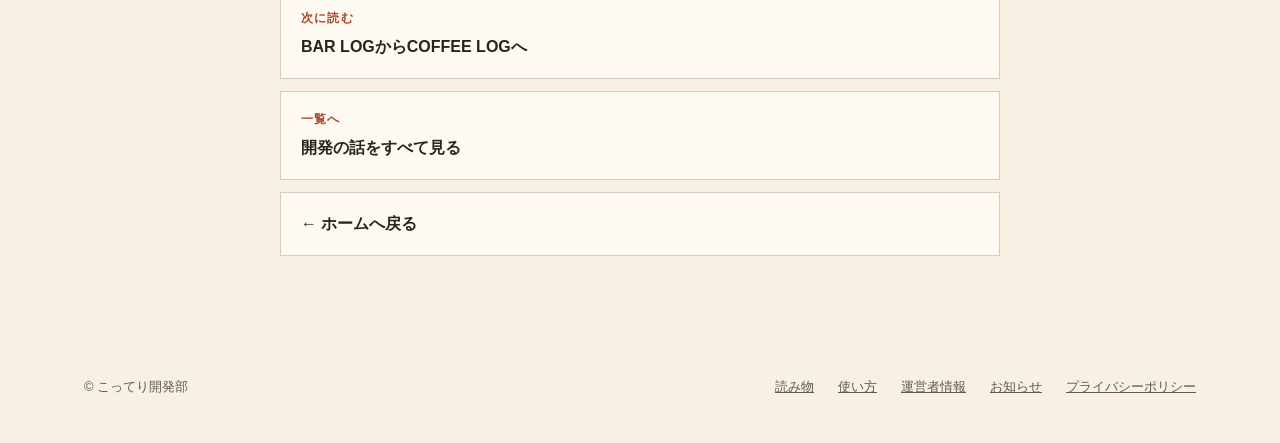
<file: story-start.html>
<!doctype html>
<html lang="ja">
<head>
  <meta charset="utf-8">
  <meta name="viewport" content="width=device-width, initial-scale=1">
  <meta name="google-adsense-account" content="ca-pub-4960959858706803">
  <meta name="description" content="普段は営業の仕事をしている僕が、趣味でアプリ作りを始めたきっかけについての話です。">
  <meta name="theme-color" content="#e84924">
  <link rel="canonical" href="https://kotteri-apps.com/story-start.html">
  <link rel="icon" href="/favicon.svg" type="image/svg+xml">
  <link rel="icon" href="/favicon.ico" sizes="any">
  <link rel="apple-touch-icon" href="/apple-touch-icon.png">
  <meta property="og:type" content="website">
  <meta property="og:site_name" content="こってり開発部">
  <meta property="og:title" content="営業の僕が、趣味でアプリを作り始めた話">
  <meta property="og:description" content="普段は営業の仕事をしている僕が、趣味でアプリ作りを始めたきっかけについての話です。">
  <meta property="og:image" content="https://kotteri-apps.com/og.jpg">
  <meta property="og:url" content="https://kotteri-apps.com/story-start.html">
  <meta name="twitter:card" content="summary_large_image">
  <title>営業の僕が、趣味でアプリを作り始めた話 | こってり開発部</title>
  <link rel="stylesheet" href="/site.css">
<link rel="stylesheet" href="/refresh.css">
<script src="/ads.js" defer></script>
</head>
<body>
  <header><div class="header-inner"><a class="wordmark" href="/">こってり開発部<span class="wordmark-dot">.</span></a><nav aria-label="主なリンク"><a href="/#apps">アプリ</a><a href="/stories.html">読み物</a><a href="/guides.html">使い方</a></nav></div></header>
  <main>
    <div class="article-hero"><div class="eyebrow">作り手の話</div><h1>営業の僕が、<br>趣味でアプリを作り始めた話</h1><p class="lead">コードを書くのが本業ではない僕が、個人でアプリを作り始めるまで。</p></div>
    <article class="article-body">
      <p>普段の仕事は、SIerの営業です。お客さんの話を聞いて、何に困っているのかを整理し、形にして提案する。コードを書くのは、もともと僕の仕事ではありません。</p>
      <p>仕事で社内の生成AIを使い、アイデアのモックを作ったことがありました。社内コンペでも手応えがあって、言葉だけで説明するのとは違う面白さを知りました。触れるものがあると、「ここは使いやすい」「ここは違う」が一気に具体的になるんです。</p>
      <p>そこで少し味を占めました。仕事でやれたなら、趣味でも自分の好きなものを作ってみたい。しかも、営業として関わるシステム開発の流れを、自分でも要件から設計まで考えてみれば勉強になる。そんな動機で、個人のアプリ制作を始めました。</p>
      <p>とはいえ、思いつきと公開の間には、知らないことが山ほどあります。画面を作った後にスマホでどう見るのか。記録をどう保存するのか。ログインを付けるなら何を考えるべきか。GitHubや公開先の設定で止まることもありました。</p>
      <p>ChatGPTやClaudeとも相談しながら進めています。アイデアを言葉にする、仕様を考える、画面を見て違和感を探す、実装を直す。そのたびに「これで本当に使えるんやろか」と考え直す。AIに聞けば全部一発でできる、という話ではありません。自分で触って確かめるところまで含めて、ものづくりやと思っています。</p>
      <p>営業だからこそ、使う人がどこで迷うかは気になります。一方で、実装や公開の仕組みは今も勉強中です。その両方を持ったまま作っているのが、このサイトのアプリです。</p>
      <p>最初から詳しくなくても、自分が欲しいものを具体的に考えるところから始められる。ここに残す試行錯誤が、誰かの「自分も作ってみようかな」につながったらうれしいです。</p>
    </article><div class="ad-slot" data-ad-placement="story-start-article-end"></div>
    <div class="article-nav">
      <a href="/bar-to-coffee.html"><small>次に読む</small>BAR LOGからCOFFEE LOGへ</a>
      <a href="/stories.html"><small>一覧へ</small>開発の話をすべて見る</a><a href="/">← ホームへ戻る</a>
    </div>
  </main>
  <footer><span>© こってり開発部</span><div><a href="/stories.html">読み物</a><a href="/guides.html">使い方</a><a href="/operator.html">運営者情報</a><a href="/updates.html">お知らせ</a><a href="/privacy.html">プライバシーポリシー</a></div></footer>
  
</body>
</html>
</file>
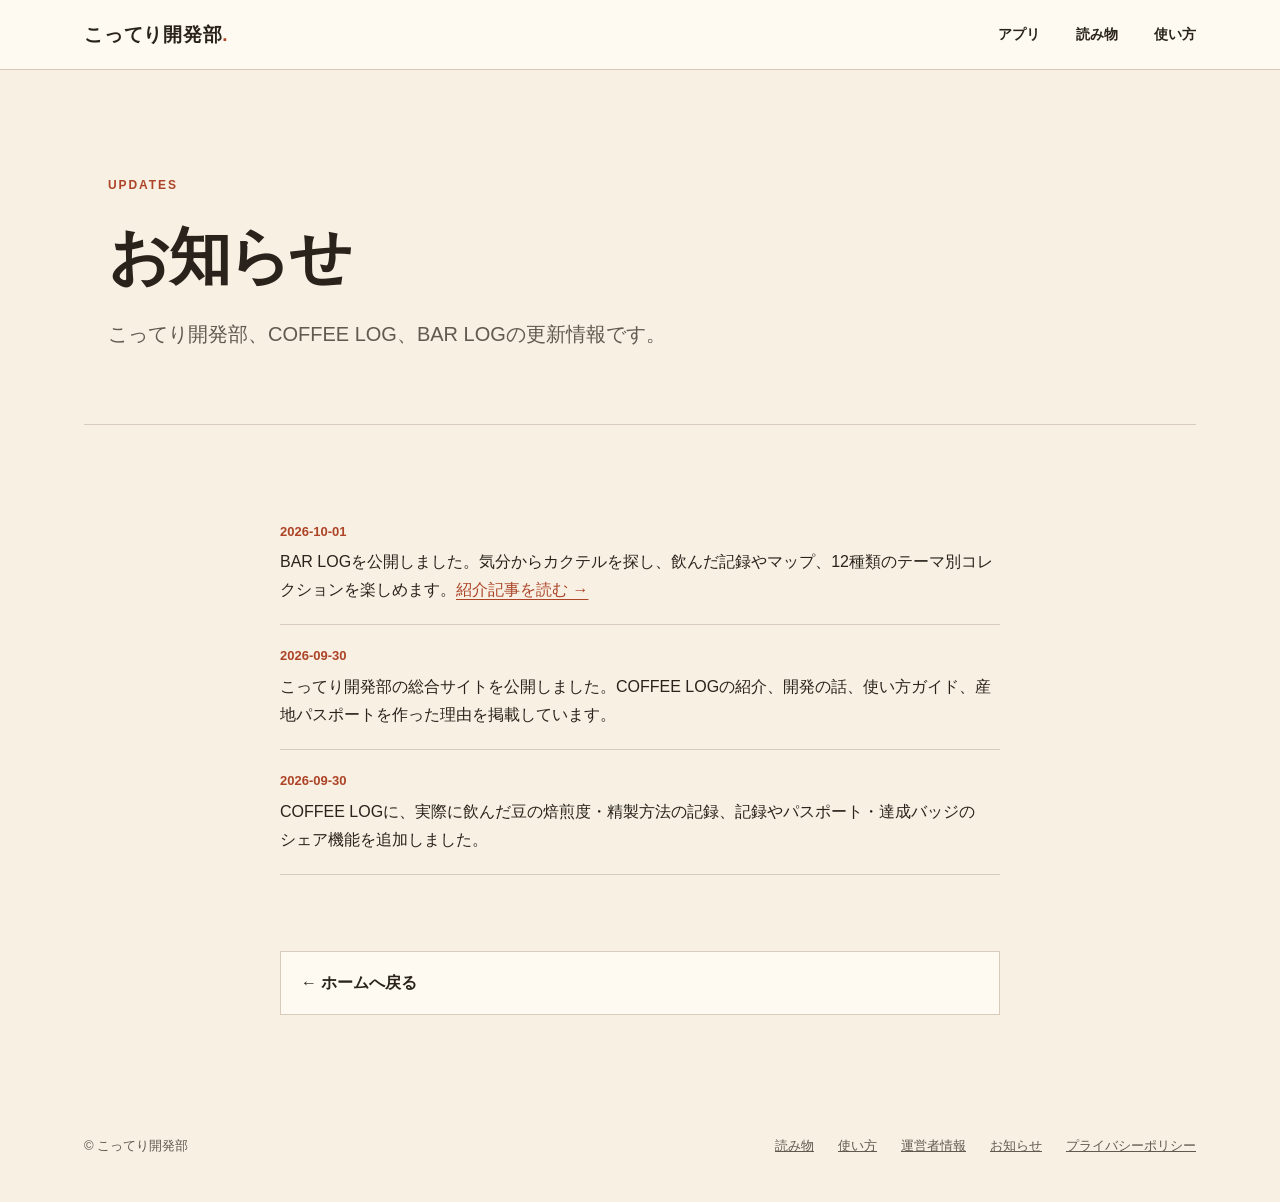
<file: updates.html>
<!doctype html>
<html lang="ja">
<head>
  <meta charset="utf-8">
  <meta name="viewport" content="width=device-width, initial-scale=1">
  <meta name="google-adsense-account" content="ca-pub-4960959858706803">
  <meta name="description" content="こってり開発部、COFFEE LOG、BAR LOGの更新情報です。">
  <meta name="theme-color" content="#e84924">
  <link rel="canonical" href="https://kotteri-apps.com/updates.html">
  <link rel="icon" href="/favicon.svg" type="image/svg+xml">
  <link rel="icon" href="/favicon.ico" sizes="any">
  <link rel="apple-touch-icon" href="/apple-touch-icon.png">
  <meta property="og:type" content="website">
  <meta property="og:site_name" content="こってり開発部">
  <meta property="og:title" content="お知らせ">
  <meta property="og:description" content="こってり開発部、COFFEE LOG、BAR LOGの更新情報です。">
  <meta property="og:image" content="https://kotteri-apps.com/og.jpg">
  <meta property="og:url" content="https://kotteri-apps.com/updates.html">
  <meta name="twitter:card" content="summary_large_image">
  <title>お知らせ | こってり開発部</title>
  <link rel="stylesheet" href="/site.css">
<link rel="stylesheet" href="/refresh.css">
</head>
<body>
  <header><div class="header-inner"><a class="wordmark" href="/">こってり開発部<span class="wordmark-dot">.</span></a><nav aria-label="主なリンク"><a href="/#apps">アプリ</a><a href="/stories.html">読み物</a><a href="/guides.html">使い方</a></nav></div></header>
  <main>
    <div class="article-hero"><div class="eyebrow">UPDATES</div><h1>お知らせ</h1><p class="lead">こってり開発部、COFFEE LOG、BAR LOGの更新情報です。</p></div>
    <article class="article-body">
<div class="update-item" data-update="bar-launch"><time datetime="2026-10-01">2026-10-01</time><p>BAR LOGを公開しました。気分からカクテルを探し、飲んだ記録やマップ、12種類のテーマ別コレクションを楽しめます。<a href="/bar-log-launch.html">紹介記事を読む →</a></p></div>
      <div class="update-item"><time datetime="2026-09-30">2026-09-30</time><p>こってり開発部の総合サイトを公開しました。COFFEE LOGの紹介、開発の話、使い方ガイド、産地パスポートを作った理由を掲載しています。</p></div>
      <div class="update-item"><time datetime="2026-09-30">2026-09-30</time><p>COFFEE LOGに、実際に飲んだ豆の焙煎度・精製方法の記録、記録やパスポート・達成バッジのシェア機能を追加しました。</p></div>
    </article>
    <div class="article-nav">
      <a href="/">← ホームへ戻る</a>
    </div>
  </main>
  <footer><span>© こってり開発部</span><div><a href="/stories.html">読み物</a><a href="/guides.html">使い方</a><a href="/operator.html">運営者情報</a><a href="/updates.html">お知らせ</a><a href="/privacy.html">プライバシーポリシー</a></div></footer>
  
</body>
</html>
</file>
<file: site.css>
:root{--paper:#f7f0e3;--cream:#fffaf1;--ink:#29231c;--muted:#62594f;--rust:#ad4428;--line:#d9cbbb;--coffee:#382920;--gold:#c9a568}
*{box-sizing:border-box}html{scroll-behavior:smooth}body{margin:0;background:var(--paper);color:var(--ink);font:16px/1.75 -apple-system,BlinkMacSystemFont,"Hiragino Kaku Gothic ProN","Yu Gothic",sans-serif;overflow-wrap:anywhere}h1,h2,h3,p{margin-top:0}a{color:inherit}a:focus-visible{outline:3px solid var(--rust);outline-offset:4px}img{max-width:100%}main,footer{max-width:1240px;margin:auto;padding-left:clamp(20px,5vw,72px);padding-right:clamp(20px,5vw,72px)}
header{background:var(--cream);border-bottom:1px solid var(--line)}.header-inner{max-width:1240px;padding:18px clamp(20px,5vw,72px);margin:auto;display:flex;align-items:center;justify-content:space-between;gap:24px}.wordmark{font-weight:900;font-size:19px;letter-spacing:.04em;text-decoration:none;white-space:nowrap}.wordmark-dot{color:var(--rust)}nav{display:flex;gap:clamp(14px,3vw,36px);align-items:center}nav a{font-size:14px;font-weight:700;text-decoration:none;white-space:nowrap}nav a:hover,.text-link:hover,.more-link:hover{text-decoration:underline;text-underline-offset:5px}
.eyebrow{font-size:12px;letter-spacing:.18em;font-weight:900;color:var(--rust)}.hero{padding:0;display:grid;grid-template-columns:minmax(0,.95fr) minmax(0,1.05fr);align-items:center;background:#efe4d2;border-bottom:1px solid var(--line);min-height:530px}.hero-copy{padding:clamp(42px,6vw,92px) clamp(28px,3vw,48px) clamp(42px,6vw,92px) clamp(20px,5vw,72px);position:relative;z-index:1}.hero h1{font-size:clamp(38px,5vw,66px);line-height:1.28;letter-spacing:-.045em;margin:22px 0}.hero-lead{font-size:clamp(16px,1.6vw,19px);font-weight:600;line-height:1.9;color:#463b32}.hero-photo{width:100%;height:100%;min-height:530px;object-fit:cover;object-position:56% center;-webkit-mask-image:linear-gradient(90deg,transparent,#000 16%);mask-image:linear-gradient(90deg,transparent,#000 16%)}.hero-actions{display:flex;align-items:center;gap:26px;flex-wrap:wrap;margin-top:32px}.button{display:inline-flex;align-items:center;justify-content:center;gap:26px;min-height:52px;padding:11px 20px;text-decoration:none;font-weight:800;line-height:1.4;transition:transform .18s,background .18s}.button:hover{transform:translateY(-2px)}.button-primary{background:var(--rust);color:white}.button-primary:hover{background:#88331e}.button-outline{border:1px solid var(--ink)}.text-link{font-weight:800;text-decoration:none;text-underline-offset:5px}
section:not(.hero){padding:clamp(72px,9vw,112px) 0;border-bottom:1px solid var(--line)}.section-kicker{display:flex;justify-content:space-between;gap:16px;font-size:12px;letter-spacing:.14em;font-weight:900;text-transform:uppercase;color:var(--rust);border-top:1px solid var(--rust);padding-top:13px;margin-bottom:38px}.section-title{display:flex;align-items:end;justify-content:space-between;gap:40px;margin-bottom:38px}.section-title h2,.about h2{font-size:clamp(32px,4.6vw,56px);line-height:1.3;letter-spacing:-.04em;margin:0}.section-title p{max-width:380px;color:var(--muted);margin:0;font-size:16px}.app-feature{display:grid;grid-template-columns:1fr 1fr;min-height:490px;background:var(--cream);border:1px solid var(--line)}.app-visual{min-height:490px;background:radial-gradient(circle at 80% 10%,#755643,#382920 60%);display:grid;place-items:center;padding:38px;overflow:hidden}.passport-cover{width:min(74%,280px);aspect-ratio:.71;background:#50372c;color:#e8d3ad;border:1px solid #d3ae78;box-shadow:15px 19px 36px #160f0d85,inset 0 0 0 9px #50372c,inset 0 0 0 10px #ad895b;display:flex;flex-direction:column;align-items:center;justify-content:space-between;padding:38px 15px 28px;text-align:center;transform:rotate(-8deg)}.passport-top{font-family:Georgia,serif;letter-spacing:.18em;font-size:16px}.passport-emblem{font-family:Georgia,serif;letter-spacing:.13em;line-height:1.5;border:1px solid #c6a46d;border-radius:50%;width:132px;height:132px;display:grid;place-items:center;font-size:15px}.passport-bottom{font-size:11px;letter-spacing:.08em}.app-info{padding:clamp(32px,5vw,68px);display:flex;flex-direction:column;align-items:flex-start}.app-info h3{font:700 clamp(38px,5vw,64px)/1.1 Georgia,serif;letter-spacing:-.04em;margin:16px 0 22px}.app-info>p:not(.eyebrow){font-size:18px;line-height:1.85}.app-info ul{padding-left:1.25em;color:var(--muted);margin:10px 0 30px}.app-info .button{margin-top:auto}.app-info .text-link{margin-top:20px}.app-footnote{margin:22px 0 0;color:var(--muted);font-size:15px}.app-footnote a{font-weight:800;color:var(--rust);text-underline-offset:4px}
.stories-section{background:var(--cream);margin-left:calc(-1 * clamp(20px,5vw,72px));margin-right:calc(-1 * clamp(20px,5vw,72px));padding-left:clamp(20px,5vw,72px)!important;padding-right:clamp(20px,5vw,72px)!important}.story-list{border-top:1px solid var(--ink)}.story-item{display:grid;grid-template-columns:70px minmax(0,1fr) 40px;gap:20px;align-items:center;padding:26px 0;border-bottom:1px solid var(--line);text-decoration:none;transition:padding .18s,color .18s}.story-item:hover{padding-left:10px;color:var(--rust)}.story-num{font:italic 31px/1 Georgia,serif;color:var(--rust)}.story-copy{display:flex;flex-direction:column;gap:5px}.story-type{color:var(--rust);font-size:12px;font-weight:900;letter-spacing:.12em}.story-copy strong{font-size:clamp(19px,2.6vw,29px);line-height:1.45;letter-spacing:-.025em}.story-copy>span:last-child{color:var(--muted);font-size:14px}.story-arrow{font-size:27px;text-align:right}.more-link{display:inline-block;margin-top:29px;color:var(--rust);font-weight:900;text-decoration:none}
.about{display:grid;grid-template-columns:minmax(0,1.4fr) minmax(180px,.6fr);gap:30px 50px;align-items:center}.about .section-kicker{margin-bottom:38px}.about p{font-size:17px;max-width:620px;color:var(--muted);line-height:2;margin:24px 0}.about-art{display:grid;place-items:center}.about-art img{width:min(100%,270px);height:auto;display:block;filter:drop-shadow(14px 15px 0 #d8b99a)}.contact{display:flex;justify-content:space-between;align-items:center;gap:30px}.contact h2{font-size:clamp(27px,4vw,42px);line-height:1.3;margin-bottom:12px}.contact p:last-child{margin:0;color:var(--muted)}footer{padding-top:32px;padding-bottom:44px;display:flex;flex-wrap:wrap;justify-content:space-between;gap:20px;color:var(--muted);font-size:13px}footer div{display:flex;flex-wrap:wrap;gap:14px 24px}
/* Story and utility pages */
.article-hero{padding:clamp(58px,8vw,100px) clamp(0px,2vw,24px) clamp(48px,6vw,72px);border-bottom:1px solid var(--line);background:transparent;color:var(--ink)}.article-hero .eyebrow{display:inline-block;color:var(--rust);font-size:12px;font-weight:900;letter-spacing:.16em}.article-hero h1{font-size:clamp(34px,5.4vw,62px);line-height:1.33;letter-spacing:-.04em;max-width:900px;margin:18px 0}.article-hero .lead{font-size:clamp(16px,2vw,20px);max-width:690px;color:var(--muted);margin:0}.article-body{max-width:720px;margin:0 auto;padding:clamp(48px,7vw,76px) 0}.article-body>p{font-size:17px;line-height:2.1;margin:0 0 1.7em}.article-body>p:first-child{font-size:20px;font-weight:700;line-height:1.95}.article-body h2{font-size:25px;line-height:1.45;margin:2.2em 0 .8em}.article-body a{color:var(--rust);text-underline-offset:4px}.article-nav{max-width:720px;margin:0 auto;padding:0 0 88px;display:grid;gap:12px}.article-nav a{padding:17px 20px;background:var(--cream);border:1px solid var(--line);text-decoration:none;font-weight:800}.article-nav a:hover{border-color:var(--rust);color:var(--rust)}.article-nav small{display:block;font-size:12px;color:var(--rust);letter-spacing:.1em;margin-bottom:4px}.guide-step{padding:24px 0;border-bottom:1px solid var(--line)}.guide-step h3{font-size:19px;margin:0 0 8px}.guide-step p{font-size:16px;line-height:1.9;margin:0;color:var(--muted)}.update-item{padding:20px 0;border-bottom:1px solid var(--line)}.update-item time{display:block;font-size:13px;color:var(--rust);font-weight:800;margin-bottom:5px}.update-item p{margin:0}.policy-list{padding-left:1.3em}.policy-list li{margin-bottom:13px;line-height:1.9}
.story-hub{padding-top:60px!important}.story-hub-intro{max-width:720px;color:var(--muted);font-size:17px}.story-hub .story-list{margin-top:38px}.story-hub .story-item{grid-template-columns:70px minmax(0,1fr) 40px}
@media(max-width:800px){.hero{grid-template-columns:1fr}.hero-copy{padding:54px 30px 40px}.hero-photo{min-height:0;max-height:460px;height:auto;object-fit:contain;-webkit-mask-image:none;mask-image:none}.section-title{display:block}.section-title h2{margin-bottom:20px}.section-title p{max-width:650px}.app-feature{grid-template-columns:1fr}.app-visual{min-height:360px}.app-info{min-height:380px}.about{grid-template-columns:1fr}.about-art{justify-content:start}.about-art img{width:200px}}
@media(max-width:540px){.header-inner{align-items:flex-start;flex-direction:column;gap:11px;padding-top:14px;padding-bottom:13px}.wordmark{font-size:18px}nav{gap:20px}nav a{font-size:13px}.hero-copy{padding:42px 20px 34px}.hero h1{font-size:clamp(34px,9vw,45px)}.hero-lead br{display:none}.hero-photo{max-height:none}.hero-actions{gap:18px}.button{min-height:48px}.section-kicker{margin-bottom:28px}.app-visual{min-height:300px}.passport-cover{width:190px}.passport-emblem{width:94px;height:94px;font-size:11px}.passport-top{font-size:12px}.app-info{min-height:0;padding:30px 24px 38px}.app-info>p:not(.eyebrow){font-size:16px}.app-info .button{margin-top:6px}.story-item,.story-hub .story-item{grid-template-columns:39px minmax(0,1fr) 22px;gap:10px;padding:21px 0}.story-num{font-size:23px}.story-arrow{font-size:20px}.story-copy strong{font-size:18px}.story-copy>span:last-child{font-size:13px}.about-art img{width:180px}.contact{display:block}.contact .button{margin-top:24px}.article-hero{padding:48px 0 35px}.article-hero h1{font-size:clamp(30px,8vw,40px)}.article-body>p{font-size:16px;line-height:2}.article-body>p:first-child{font-size:18px}.article-nav{padding-bottom:64px}}
@media(prefers-reduced-motion:reduce){html{scroll-behavior:auto}.button,.story-item{transition:none}}
</file>
<file: refresh.css>
/* Shared responsive refinements. Keep Japanese phrases natural at every width. */
body{line-break:strict;word-break:normal;overflow-wrap:break-word}h1,h2,h3{text-wrap:balance}p{text-wrap:pretty}a{touch-action:manipulation}.section-title h2 span{display:block}.hero{min-height:440px}.hero-photo{min-height:440px}.hero h1{font-size:clamp(34px,4.4vw,58px)}.hero-copy{padding-top:54px;padding-bottom:54px}.hero-actions{gap:20px}.latest-news{display:flex;align-items:center;gap:12px 22px;padding:22px 0;border-bottom:1px solid var(--line);font-size:14px}.latest-news>span{font-size:11px;letter-spacing:.16em;color:var(--rust);font-weight:900}.latest-news time{font-size:12px;color:var(--muted);white-space:nowrap}.latest-news a{text-decoration:none;font-weight:700}.latest-news .all-news{margin-left:auto;font-size:12px;text-decoration:underline}.products{display:grid;grid-template-columns:repeat(2,minmax(0,1fr));gap:24px}.product-card{background:var(--cream);border:1px solid var(--line);display:flex;flex-direction:column;min-width:0}.product-visual{height:280px;display:flex;align-items:center;justify-content:space-between;gap:10px;padding:28px 24px 0;overflow:hidden;background:#49352b;color:#ecd9b3}.bar-card .product-visual{background:#28463e}.product-caption{flex:1;min-width:0;align-self:flex-start;padding-top:16px}.product-caption>span{display:block;font-size:9px;letter-spacing:.12em;margin:14px 0}.product-caption strong{font-size:clamp(16px,1.8vw,23px);line-height:1.6;font-weight:600}.product-visual img{width:46%;height:auto;align-self:flex-start;border:5px solid #1d2421;border-radius:20px 20px 0 0;box-shadow:0 12px 35px #0004;transform:rotate(4deg)}.coffee-card .product-visual img{transform:rotate(-4deg)}.product-body{padding:28px;display:flex;flex-direction:column;flex:1}.availability{font-size:12px;font-weight:800;color:var(--rust);margin-bottom:12px}.availability span{font-size:10px;letter-spacing:.13em;margin-left:10px;color:var(--muted)}.product-body h3{font:700 clamp(29px,3.1vw,42px)/1.15 Georgia,serif;margin:0 0 20px;white-space:nowrap}.product-description{font-size:16px;line-height:1.95}.feature-tags{display:flex;flex-wrap:wrap;gap:7px;list-style:none;padding:0;margin:0 0 22px}.feature-tags li{font-size:11px;padding:4px 8px;border:1px solid var(--line);border-radius:4px}.age-note{font-size:12px;color:var(--rust);font-weight:700;margin:0 0 16px}.product-actions{margin-top:auto;display:grid;gap:10px}.product-actions .button{width:100%;gap:16px;min-height:52px;font-size:15px;white-space:nowrap}.guide-link{display:flex;align-items:center;justify-content:center;min-height:44px;font-weight:700;text-underline-offset:5px;font-size:14px}.account-note{border-left:3px solid var(--rust);background:#eee5d7;padding:20px 24px;margin:24px 0 0;font-size:14px}.account-note p{margin:8px 0 0;color:var(--muted);max-width:800px}.screen-note{font-size:11px;color:var(--muted);margin:12px 0 0}.featured-story{display:grid;grid-template-columns:.75fr 1.25fr;gap:32px;align-items:center;border-bottom:1px solid var(--line);padding-bottom:32px}.featured-story h3{font-size:clamp(22px,3vw,32px);line-height:1.6;margin-bottom:12px}.featured-story h3 a{text-decoration:none}.featured-story p:not(.eyebrow){color:var(--muted)}.story-art{background:#28463e;color:#ecd9b3;min-height:250px;display:flex;flex-direction:column;justify-content:center;align-items:center;gap:20px;text-align:center;padding:24px}.story-art svg{width:72px;height:72px}.story-art span{font-size:10px;letter-spacing:.16em}.story-art strong{font-size:20px}.recommend-label{font-size:13px;color:var(--muted);margin:30px 0 16px}.guide-grid{display:grid;grid-template-columns:1fr 1fr;gap:24px}.guide-card{display:flex;flex-direction:column;gap:14px;padding:32px;background:var(--cream);border:1px solid var(--line);text-decoration:none}.guide-card:hover{border-color:var(--rust)}.guide-card h2{font-size:26px;line-height:1.5;margin:0}.guide-card p{color:var(--muted);margin:0}.guide-card strong{margin-top:auto;color:var(--rust)}.guide-card small{font-size:12px}.guide-card .eyebrow{margin:0}.list-heading{margin-top:54px}.article-date{font-size:13px;color:var(--muted);margin-top:24px!important}.article-figure{margin:0 0 42px;background:#e6e1d6;padding:28px;text-align:center}.article-figure img{width:210px;max-width:100%;height:auto;border-radius:14px;box-shadow:0 10px 30px #29231c20}.article-figure figcaption{font-size:12px;color:var(--muted);margin-top:20px}.reading-note{padding:20px;background:#eee5d7;border-left:3px solid var(--rust);font-size:14px;margin-top:32px}.article-body h2{scroll-margin-top:24px}.article-body .guide-step h2{font-size:23px;margin:0 0 12px}.guide-step p{line-height:2}.article-nav a{min-height:48px}.guide-grid+.account-note{margin-bottom:72px}
@media(max-width:800px){.hero-photo{min-height:0;max-height:340px;width:100%;object-fit:cover}.hero{min-height:0}.hero-copy{padding:40px 28px}.hero h1{max-width:560px}.product-visual{height:225px;padding:20px 16px 0}.product-caption strong{font-size:16px}.product-body{padding:24px 20px}.featured-story{grid-template-columns:.7fr 1fr;gap:24px}.latest-news{flex-wrap:wrap}.latest-news .all-news{margin-left:0}}
@media(max-width:600px){.products,.guide-grid{grid-template-columns:1fr;gap:22px}.hero-photo{max-height:250px}.hero-copy{padding:36px 20px}.hero h1{font-size:36px;line-height:1.4}.hero-lead{font-size:15px}.hero-actions{gap:14px}.latest-news{gap:7px 14px;padding:18px 0}.latest-news>a:not(.all-news){flex-basis:100%;font-size:14px}.latest-news .all-news{font-size:11px;min-height:30px;display:flex;align-items:center}.section-title h2{font-size:34px}.section-title p{font-size:15px}.product-visual{height:205px;padding:18px 24px 0}.product-visual img{width:43%;max-width:165px}.product-caption strong{font-size:19px}.product-caption>span{font-size:8px}.product-caption svg{width:30px;height:30px}.product-body{padding:24px}.product-body h3{font-size:34px;margin-bottom:16px}.product-description{font-size:15px;line-height:1.9}.feature-tags{gap:6px}.feature-tags li{font-size:10px}.account-note{padding:18px;font-size:13px}.featured-story{grid-template-columns:1fr;gap:24px}.story-art{min-height:180px}.story-art svg{width:56px;height:56px}.featured-story h3{font-size:24px}.featured-story .eyebrow{font-size:10px}.guide-card{padding:26px}.article-hero h1{font-size:32px;line-height:1.5}.article-body h2{font-size:22px}.article-body .guide-step h2{font-size:21px}.article-figure{padding:24px 16px}.article-figure img{width:200px}.article-body>p{line-height:2.05}.section-kicker{letter-spacing:.07em}.wordmark{white-space:normal}nav{flex-wrap:wrap}.story-copy strong{text-wrap:pretty}}
@media(max-width:360px){.product-body{padding:20px}.product-visual{padding-left:18px;padding-right:18px}.product-caption strong{font-size:17px}.hero h1{font-size:32px}.section-title h2{font-size:30px}.product-actions .button{font-size:14px;padding:12px;gap:10px}.product-body h3{font-size:30px}.article-hero h1{font-size:29px}}

.hero h1{font-size:clamp(27px,3.3vw,42px);line-height:1.5;letter-spacing:-.045em}.hero h1 span{display:block;white-space:nowrap}@media(max-width:600px){.hero h1{font-size:clamp(27px,7.5vw,36px)}}

/* ---- 広告枠(ads.js) ----
   読み込み待ちの枠は「幅だけ持つ高さ0の箱」。ラベル・罫線・余白は、広告が実際に入った後(data-ad-state="filled")だけ出す。
   html / body には広告用の class や属性を付けない。 */
.ad-slot{display:block;width:100%;max-width:720px;margin:0 auto;padding:0;border:0}
.ad-slot[hidden]{display:none!important}
.ad-slot ins.adsbygoogle{display:block;margin:0 auto;text-decoration:none}
.ad-slot[data-ad-state="filled"]{margin:clamp(40px,6vw,56px) auto;padding-top:14px;border-top:1px solid var(--line)}
.ad-slot[data-ad-state="filled"]::before{content:"広告";display:block;margin-bottom:8px;font-size:11px;line-height:1;letter-spacing:.12em;color:var(--muted)}
</file>
